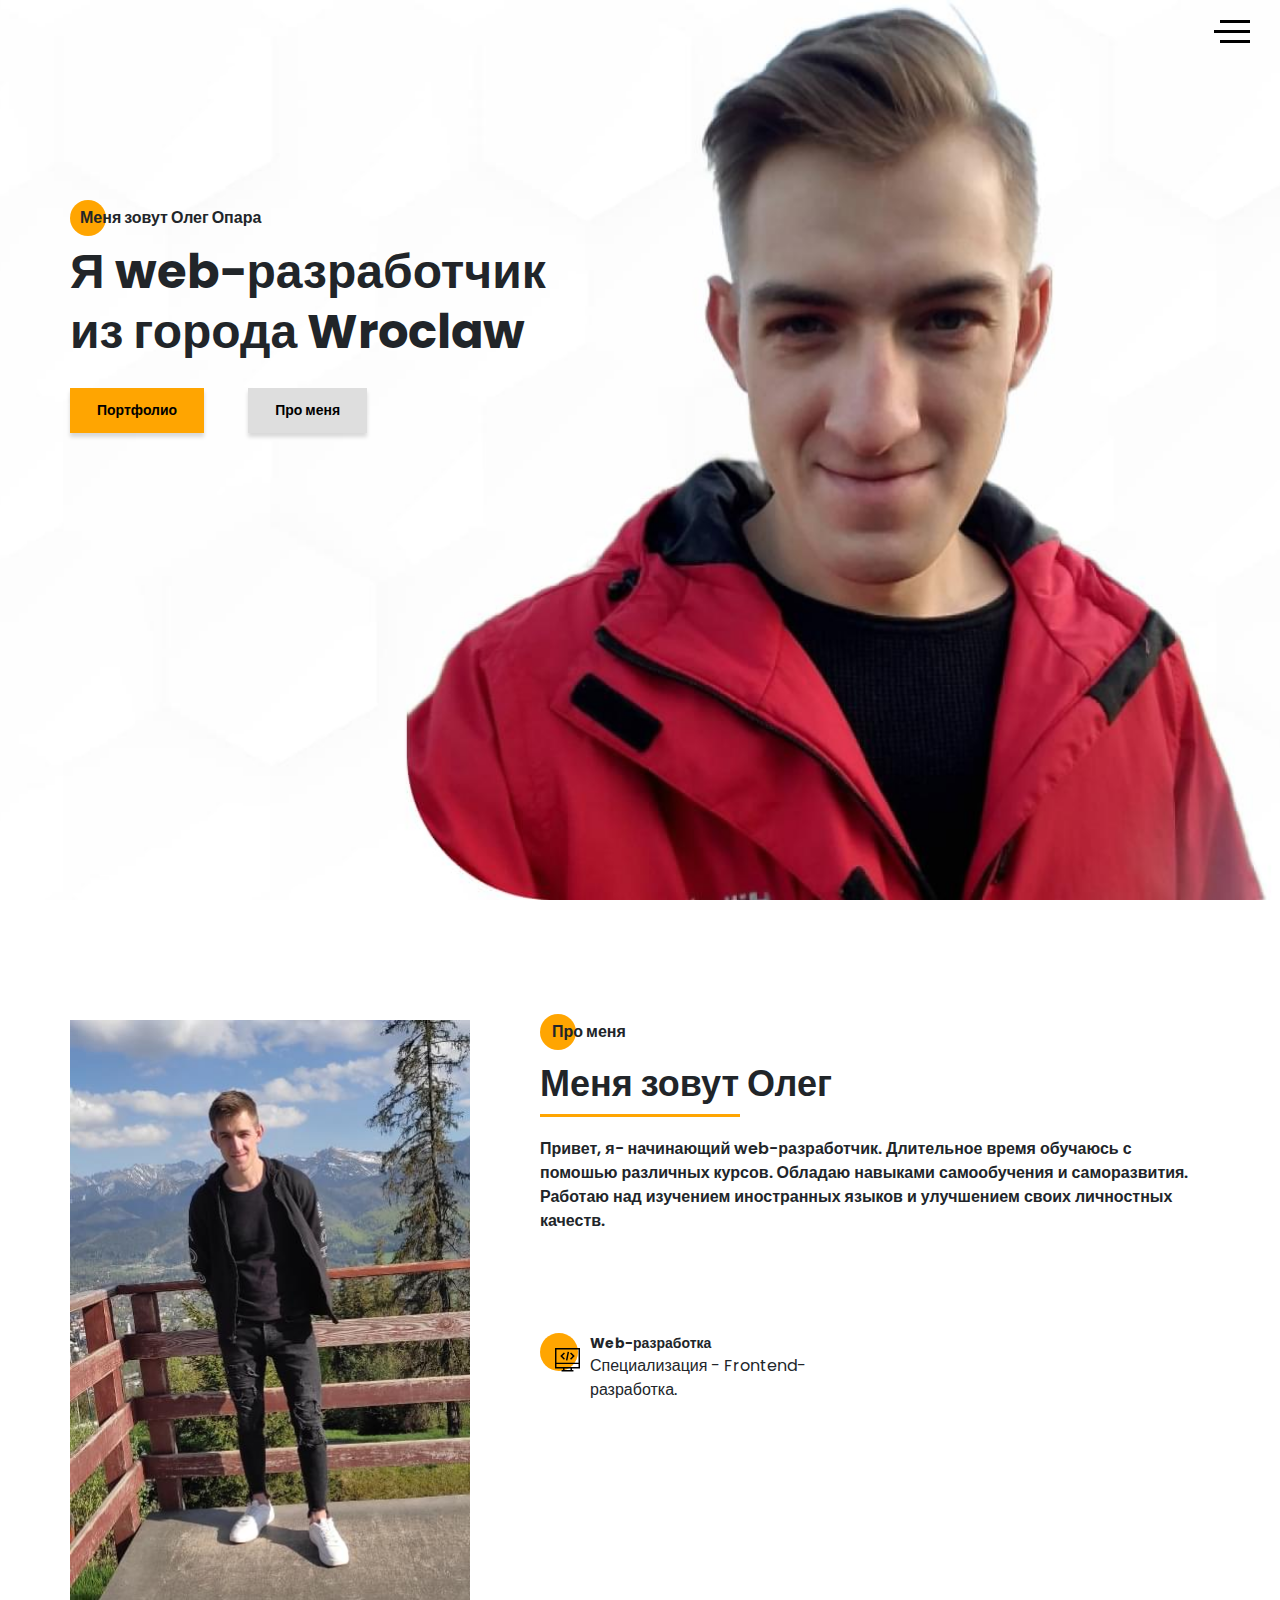
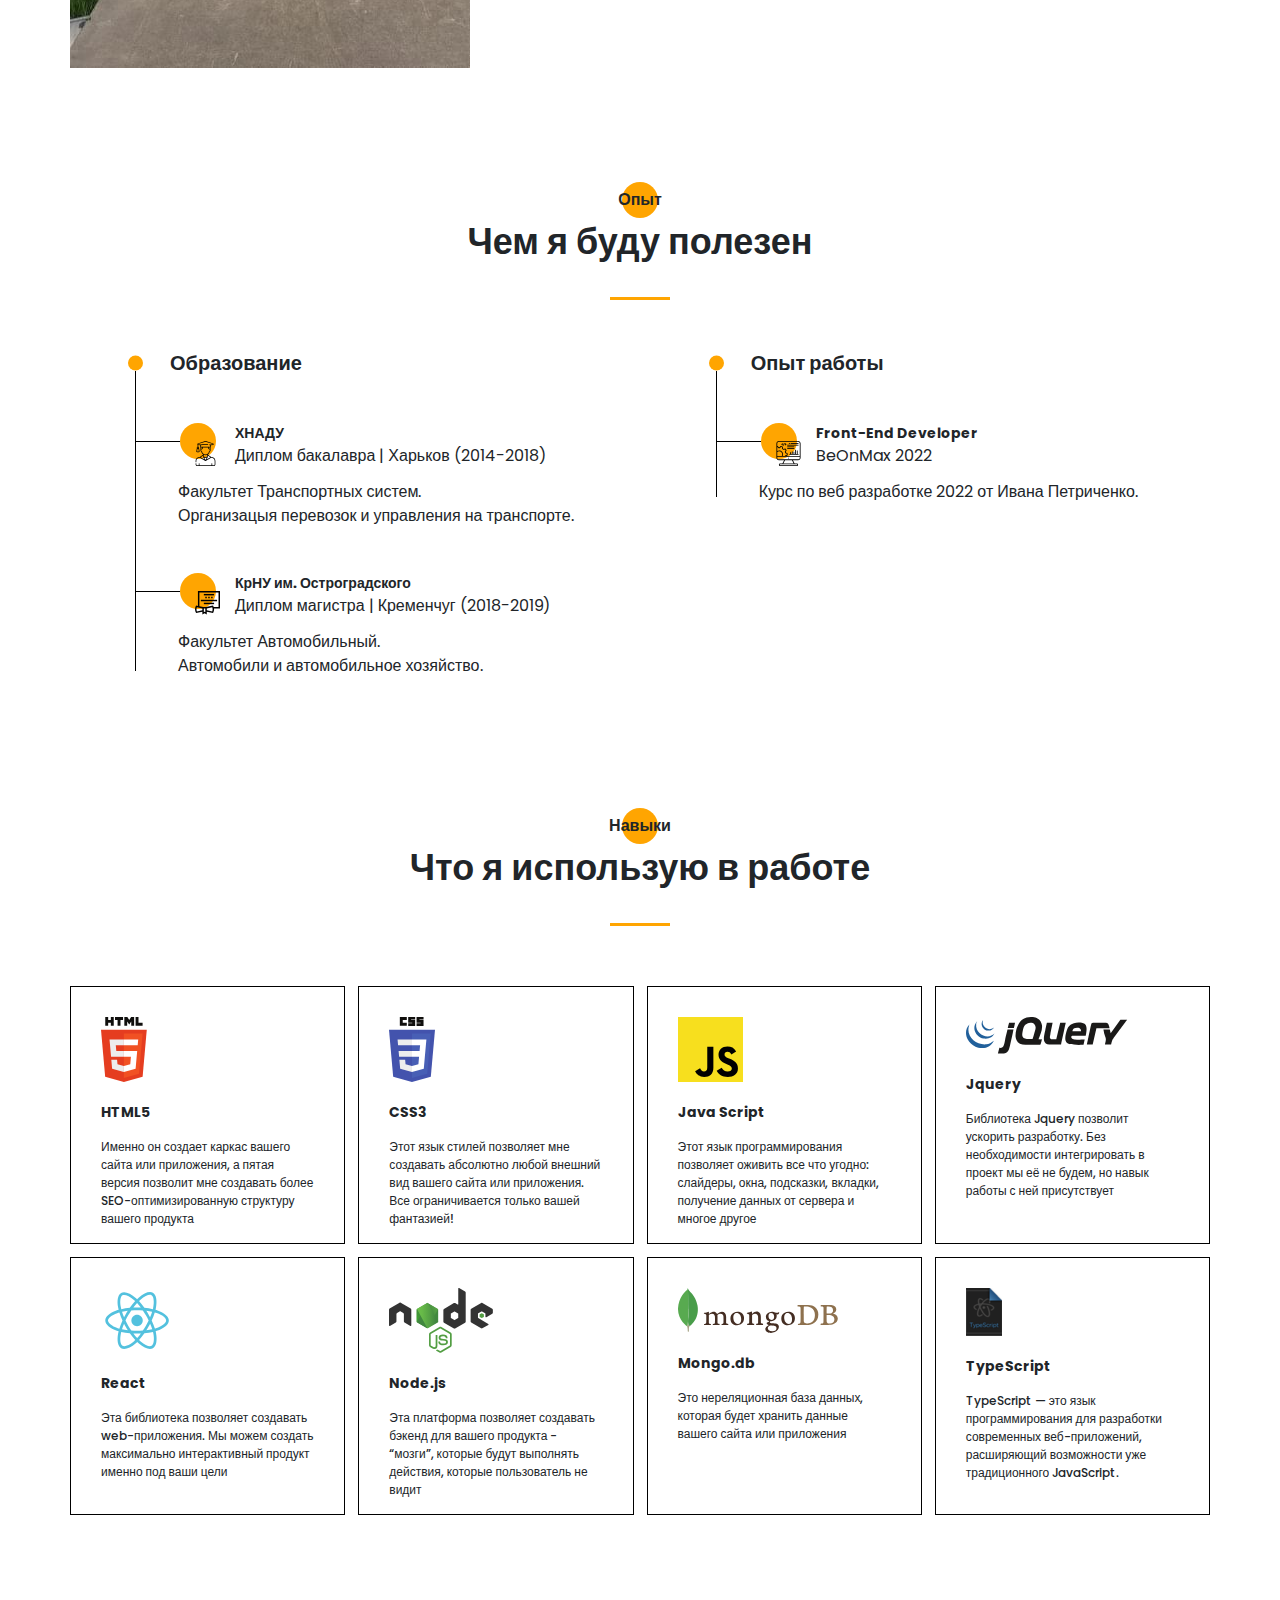
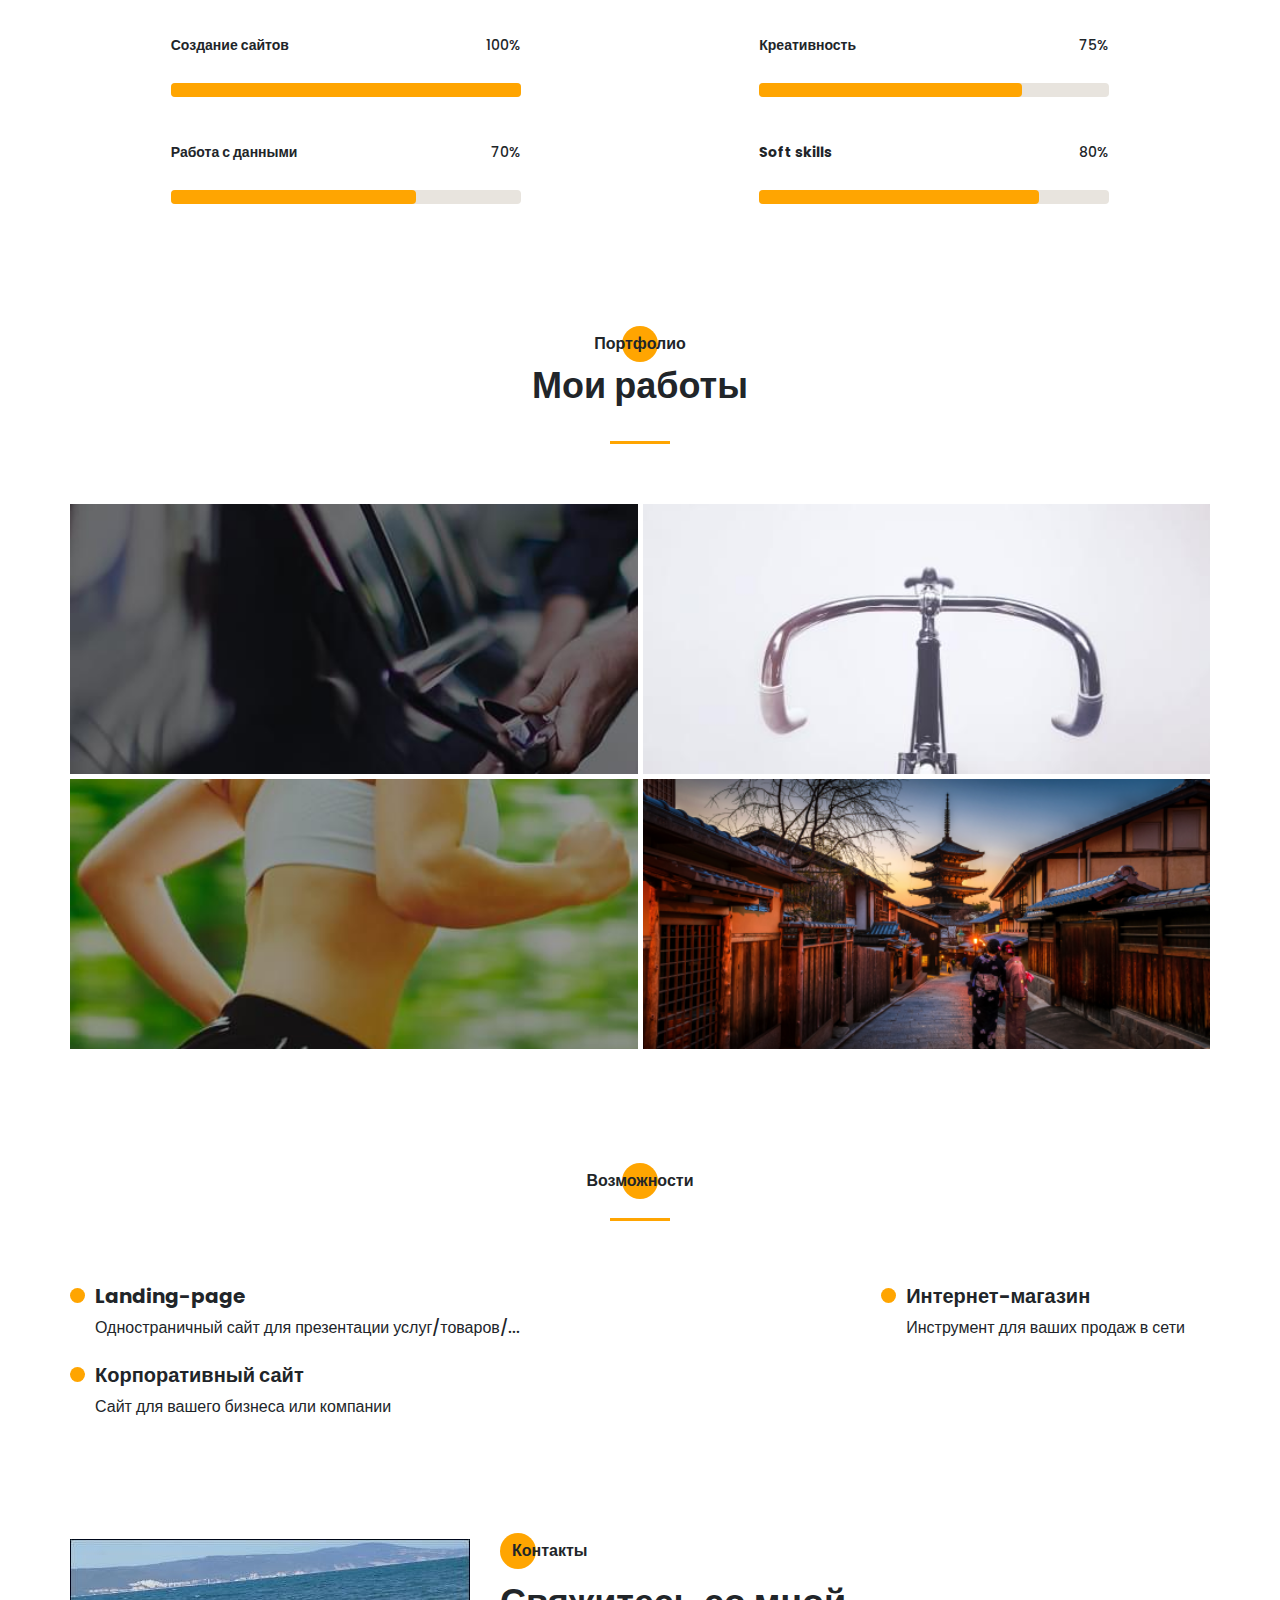
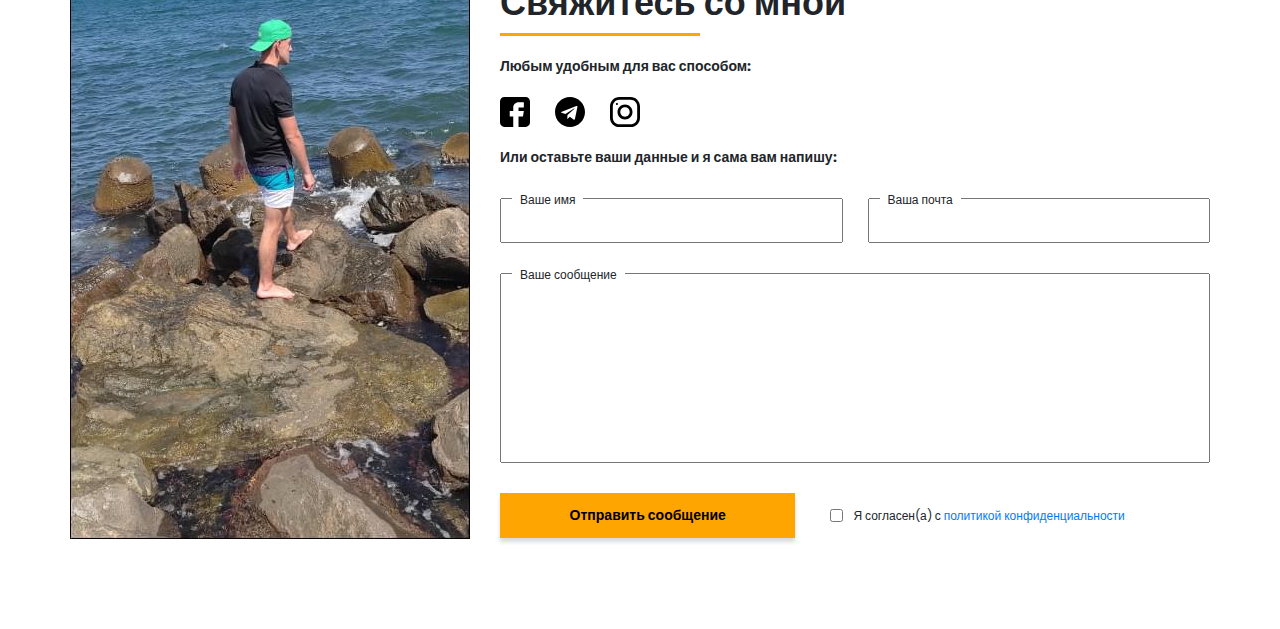
<file: index.html>
<!DOCTYPE html><html lang="ru"><head><meta charset="UTF-8"><meta name="viewport" content="width=device-width,initial-scale=1"><meta http-equiv="X-UA-Compatible" content="ie=edge"><title>Portfolio</title><meta name="title" content="Мое портфолио"><meta name="description" content="Здесь вы сможете ознакомиться с моими работами и узнать больше обо мне"><!-- Open Graph / Facebook --><meta property="og:type" content="website"><meta property="og:url" content="https://metatags.io/"><meta property="og:title" content="Мое портфолио"><meta property="og:description" content="Здесь вы сможете ознакомиться с моими работами и узнать больше обо мне"><meta property="og:image" content="https://metatags.io/assets/meta-tags-16a33a6a8531e519cc0936fbba0ad904e52d35f34a46c97a2c9f6f7dd7d336f2.png"><!-- Twitter --><meta property="twitter:card" content="summary_large_image"><meta property="twitter:url" content="https://metatags.io/"><meta property="twitter:title" content="Мое портфолио"><meta property="twitter:description" content="Здесь вы сможете ознакомиться с моими работами и узнать больше обо мне"><meta property="twitter:image" content="https://metatags.io/assets/meta-tags-16a33a6a8531e519cc0936fbba0ad904e52d35f34a46c97a2c9f6f7dd7d336f2.png"><!-- Favicon  --><link rel="apple-touch-icon" sizes="180x180" href="icons/favicon/apple-touch-icon.png"><link rel="icon" type="image/png" sizes="32x32" href="icons/favicon/favicon-32x32.png"><link rel="icon" type="image/png" sizes="16x16" href="icons/favicon/favicon-16x16.png"><link rel="manifest" href="icons/favicon/site.webmanifest"><meta name="msapplication-TileColor" content="#da532c"><meta name="theme-color" content="#ffffff"><link rel="stylesheet" href="css/style.min.css"></head><body><aside class="sidepanel"><a href="#!" class="sidepanel__link"><svg width="20" height="20" viewBox="0 0 20 20" fill="none" xmlns="http://www.w3.org/2000/svg"><path d="M-7.46167e-07 2.92969L-1.28061e-07 17.0703C-5.74539e-08 18.6856 1.31439 20 2.92969 20L17.0703 20C18.6856 20 20 18.6856 20 17.0703L20 11.1719L12.9297 11.1719L12.9297 13.5156L9.41406 13.5156L9.41406 11.1719L7.03125 11.1719C5.09262 11.1719 3.51562 9.59488 3.51562 7.65625L3.51562 4.10156L7.03125 4.10156L7.03125 7.65625L9.41406 7.65625L9.41406 4.10156L12.9297 4.6875L12.9297 7.65625L20 7.65625L20 2.92969C20 1.31439 18.6856 -8.16774e-07 17.0703 -7.46167e-07L2.92969 -1.28061e-07C1.31439 -5.74539e-08 -8.16774e-07 1.31439 -7.46167e-07 2.92969Z" fill="black"/></svg> </a><a href="#!" class="sidepanel__link"><svg width="20" height="20" viewBox="0 0 20 20" fill="none" xmlns="http://www.w3.org/2000/svg"><path d="M-6.01032e-07 6.25L-2.73196e-07 13.75C-1.22337e-07 17.2012 2.79875 20 6.25 20L13.75 20C17.2013 20 20 17.2012 20 13.75L20 6.25C20 2.79875 17.2012 -7.51891e-07 13.75 -6.01032e-07L6.25 -2.73196e-07C2.79875 -1.22337e-07 -7.51891e-07 2.79875 -6.01032e-07 6.25ZM13.75 1.875C16.1625 1.875 18.125 3.8375 18.125 6.25L18.125 13.75C18.125 16.1625 16.1625 18.125 13.75 18.125L6.25 18.125C3.8375 18.125 1.875 16.1625 1.875 13.75L1.875 6.25C1.875 3.8375 3.8375 1.875 6.25 1.875L13.75 1.875Z" fill="black"/><path d="M5 10C5 12.7612 7.23875 15 10 15C12.7613 15 15 12.7612 15 10C15 7.23875 12.7612 5 10 5C7.23875 5 5 7.23875 5 10ZM13.125 10C13.125 11.7225 11.7225 13.125 10 13.125C8.27625 13.125 6.875 11.7225 6.875 10C6.875 8.2775 8.27625 6.875 10 6.875C11.7225 6.875 13.125 8.2775 13.125 10Z" fill="black"/><path d="M5.29123 4.625C5.29123 4.25704 4.99295 3.95875 4.62499 3.95875C4.25703 3.95875 3.95874 4.25704 3.95874 4.625C3.95874 4.99296 4.25703 5.29125 4.62499 5.29125C4.99295 5.29125 5.29123 4.99296 5.29123 4.625Z" fill="black"/></svg> </a><a href="#!" class="sidepanel__link"><svg width="19" height="20" viewBox="0 0 19 20" fill="none" xmlns="http://www.w3.org/2000/svg"><path d="M-4.37114e-07 9.99951C-1.95608e-07 15.5245 4.36167 19.9995 9.74107 19.9995C14.0457 19.9995 17.6962 17.1345 18.9832 13.162C19.0749 12.662 18.7734 12.4787 18.5148 12.4787C18.2835 12.4787 17.6706 12.487 16.8585 12.4912C17.4459 15.2728 15.5517 15.8595 15.5517 15.8595C14.4274 16.3145 14.1267 16.972 14.1267 16.972C13.5228 17.8778 13.5352 16.902 13.5352 16.902C13.603 15.8978 14.5389 15.3703 14.5389 15.3703C16.0283 14.4787 15.5979 13.0295 15.3493 12.4578C14.719 12.3678 14.2903 12.1103 14.0466 11.8245C13.8029 14.0453 12.9652 16.3795 9.23304 16.3795C8.16988 16.3795 7.30085 15.992 6.61933 15.3503C6.37316 15.4628 5.3827 15.8003 4.04116 15.2628C4.04116 15.2628 3.78012 14.4253 5.03988 12.5128C4.82345 11.7128 4.71606 10.8628 4.7111 10.0128C4.71606 9.16284 4.82345 8.31285 5.03988 7.51284C3.78012 5.61285 4.04116 4.77535 4.04116 4.77535C5.3827 4.23785 6.37316 4.57534 6.61933 4.67535C7.30085 4.03785 8.16988 3.65035 9.23304 3.65035C12.9752 3.65035 13.7987 5.98784 14.0383 8.21284C14.3307 7.86284 14.928 7.53784 15.8408 7.53784C17.1444 7.53784 18.1918 7.55034 18.5082 7.55034C18.7635 7.55034 19.0683 7.37534 18.9708 6.86284C17.692 2.86201 14.0391 -0.000488895 9.74107 -0.000488707C4.36167 -0.000488472 -6.7851e-07 4.47701 -4.37114e-07 9.99951Z" fill="#212121"/></svg></a><div class="sidepanel__divider"></div><div class="sidepanel__text"><span>Социальные сети</span></div></aside><div class="menu"><div class="menu__block"><div class="menu__close"><svg width="29" height="30" viewBox="0 0 29 30" fill="none" xmlns="http://www.w3.org/2000/svg"><path d="M17.1568 14.5231L28.4489 3.23075C29.1837 2.49623 29.1837 1.30861 28.4489 0.574085C27.7144 -0.160437 26.5267 -0.160437 25.7922 0.574085L14.4998 11.8665L3.20781 0.574085C2.47295 -0.160437 1.28567 -0.160437 0.551149 0.574085C-0.183717 1.30861 -0.183717 2.49623 0.551149 3.23075L11.8432 14.5231L0.551149 25.8155C-0.183717 26.55 -0.183717 27.7376 0.551149 28.4721C0.917206 28.8385 1.39852 29.0226 1.87948 29.0226C2.36045 29.0226 2.84141 28.8385 3.20781 28.4721L14.4998 17.1798L25.7922 28.4721C26.1586 28.8385 26.6396 29.0226 27.1205 29.0226C27.6015 29.0226 28.0825 28.8385 28.4489 28.4721C29.1837 27.7376 29.1837 26.55 28.4489 25.8155L17.1568 14.5231Z" fill="black"/></svg></div><nav><ul class="menu__list"><li class="menu__link"><a href="#about">ПРО МЕНЯ</a></li><li class="menu__link"><a href="#resume">МОЙ ОПЫТ</a></li><li class="menu__link"><a href="#skill">МОИ НАВЫКИ</a></li><li class="menu__link"><a href="#portfolio">МОИ РАБОТЫ</a></li><li class="menu__link"><a href="#scope">МОИ ВОЗМОЖНОСТИ</a></li><li class="menu__link"><a href="#contacts">КОНТАКТЫ</a></li></ul></nav><div class="menu__social"><a href="#"><svg width="20" height="20" viewBox="0 0 20 20" fill="none" xmlns="http://www.w3.org/2000/svg"><path d="M17.0698 0L2.9292 0C1.3139 0 -0.000488281 1.31439 -0.000488281 2.92969L-0.000488281 17.0703C-0.000488281 18.6856 1.3139 20 2.9292 20L8.82764 20L8.82764 12.9297L6.48389 12.9297L6.48389 9.41406L8.82764 9.41406L8.82764 7.03125C8.82764 5.09262 10.4046 3.51563 12.3433 3.51563L15.8979 3.51563L15.8979 7.03125L12.3433 7.03125L12.3433 9.41406L15.8979 9.41406L15.312 12.9297L12.3433 12.9297L12.3433 20L17.0698 20C18.6851 20 19.9995 18.6856 19.9995 17.0703L19.9995 2.92969C19.9995 1.31439 18.6851 0 17.0698 0Z" fill="black"/></svg> </a><a href="#"><svg width="20" height="19" viewBox="0 0 20 19" fill="none" xmlns="http://www.w3.org/2000/svg"><path d="M10 0C4.475 0 0 4.36167 0 9.74107C0 14.0457 2.865 17.6962 6.8375 18.9832C7.3375 19.0749 7.52083 18.7734 7.52083 18.5148C7.52083 18.2835 7.5125 17.6706 7.50833 16.8585C4.72667 17.4459 4.14 15.5517 4.14 15.5517C3.685 14.4274 3.0275 14.1267 3.0275 14.1267C2.12167 13.5228 3.0975 13.5352 3.0975 13.5352C4.10167 13.603 4.62917 14.5389 4.62917 14.5389C5.52083 16.0283 6.97 15.5979 7.54167 15.3493C7.63167 14.719 7.88917 14.2903 8.175 14.0466C5.95417 13.8029 3.62 12.9652 3.62 9.23304C3.62 8.16988 4.0075 7.30085 4.64917 6.61934C4.53667 6.37316 4.19917 5.3827 4.73667 4.04116C4.73667 4.04116 5.57417 3.78012 7.48667 5.03988C8.28667 4.82345 9.13667 4.71606 9.98667 4.7111C10.8367 4.71606 11.6867 4.82345 12.4867 5.03988C14.3867 3.78012 15.2242 4.04116 15.2242 4.04116C15.7617 5.3827 15.4242 6.37316 15.3242 6.61934C15.9617 7.30085 16.3492 8.16988 16.3492 9.23304C16.3492 12.9752 14.0117 13.7987 11.7867 14.0383C12.1367 14.3307 12.4617 14.928 12.4617 15.8408C12.4617 17.1444 12.4492 18.1918 12.4492 18.5082C12.4492 18.7635 12.6242 19.0683 13.1367 18.9708C17.1375 17.692 20 14.0391 20 9.74107C20 4.36167 15.5225 0 10 0Z" fill="#212121"/></svg> </a><a href="#"><svg width="20" height="20" viewBox="0 0 20 20" fill="none" xmlns="http://www.w3.org/2000/svg"><path d="M13.7495 0L6.24951 0C2.79826 0 -0.000488281 2.79875 -0.000488281 6.25L-0.000488281 13.75C-0.000488281 17.2012 2.79826 20 6.24951 20L13.7495 20C17.2008 20 19.9995 17.2012 19.9995 13.75L19.9995 6.25C19.9995 2.79875 17.2008 0 13.7495 0ZM18.1245 13.75C18.1245 16.1625 16.162 18.125 13.7495 18.125L6.24951 18.125C3.83701 18.125 1.87451 16.1625 1.87451 13.75L1.87451 6.25C1.87451 3.8375 3.83701 1.875 6.24951 1.875L13.7495 1.875C16.162 1.875 18.1245 3.8375 18.1245 6.25L18.1245 13.75Z" fill="black"/><path d="M9.99951 5C7.23826 5 4.99951 7.23875 4.99951 10C4.99951 12.7613 7.23826 15 9.99951 15C12.7608 15 14.9995 12.7613 14.9995 10C14.9995 7.23875 12.7608 5 9.99951 5ZM9.99951 13.125C8.27701 13.125 6.87451 11.7225 6.87451 10C6.87451 8.27625 8.27701 6.875 9.99951 6.875C11.722 6.875 13.1245 8.27625 13.1245 10C13.1245 11.7225 11.722 13.125 9.99951 13.125Z" fill="black"/><path d="M15.3745 5.29123C15.7425 5.29123 16.0408 4.99295 16.0408 4.62499C16.0408 4.25703 15.7425 3.95874 15.3745 3.95874C15.0065 3.95874 14.7083 4.25703 14.7083 4.62499C14.7083 4.99295 15.0065 5.29123 15.3745 5.29123Z" fill="black"/></svg></a></div></div><div class="menu__overlay"></div></div><section class="promo"><div class="hamburger"><span></span> <span class="long"></span> <span></span></div><div class="container"><div class="promo__body"><h3 class="title title_fz16 promo__subtitle">Меня зовут Олег Опара</h3><h1 class="title title_fz48 promo__title">Я web-разработчик<br>из города Wroclaw</h1><div class="promo__btns"><a href="#" class="promo__link btn">Портфолио</a> <a href="#" class="promo__link btn btn_trans">Про меня</a></div></div></div></section><section id="about" class="about"><div class="container"><div class="about__body"><div class="about__image"><img src="img/about.jpg" alt="about"></div><div class="about__content"><h2 class="about__title title title_fz16">Про меня</h2><div class="about__subtitle title title_fz36">Меня зовут Олег</div><span class="about__divider divider"></span><div class="about__text">Привет, я- начинающий web-разработчик. Длительное время обучаюсь с помошью различных курсов. Обладаю навыками самообучения и саморазвития. Работаю над изучением иностранных языков и улучшением своих личностных качеств.</div><div class="about__items"><div class="about__item item-about"><div class="item-about__ico"><img src="icons/about_me/web_development.svg" alt="web_development"></div><div class="item-about__content"><div class="item-about__label title title_fz14">Web-разработка</div><div class="item-about__descr">Специализация - Frontend-разработка.</div></div></div></div></div></div></div></section><section id="resume" class="resume"><div class="container"><h2 class="title title_fz16 title__section-title">Опыт</h2><div class="title title_fz36 title__section-subtitle">Чем я буду полезен</div><span class="divider"></span><div class="resume__wrapper"><div class="resume__column"><h3 class="title title_fz20 resume__column-title">Образование</h3><ul><li><div class="resume__item"><div class="resume__item-head"><div class="resume__item-icon"><img src="icons/experience/university.svg" alt="university"></div><h4 class="title title_fz14">ХНАДУ</h4><div class="resume__item-location">Диплом бакалавра | Харьков (2014-2018)</div></div><div class="resume__item-body">Факультет Транспортных систем.<br>Организацыя перевозок и управления на транспорте.</div></div></li><li><div class="resume__item"><div class="resume__item-head"><div class="resume__item-icon"><img src="icons/experience/courses.svg" alt="courses"></div><h4 class="title title_fz14">КрНУ им. Остроградского</h4><div class="resume__item-location">Диплом магистра | Кременчуг (2018-2019)</div></div><div class="resume__item-body">Факультет Автомобильный.<br>Автомобили и автомобильное хозяйство.</div></div></li></ul></div><div class="resume__column"><h3 class="title title_fz20 resume__column-title">Опыт работы</h3><ul><li><div class="resume__item"><div class="resume__item-head"><div class="resume__item-icon"><img src="icons/experience/developer.svg" alt="developer"></div><h4 class="title title_fz14">Front-End Developer</h4><div class="resume__item-location">BeOnMax 2022</div></div><div class="resume__item-body">Курс по веб разработке 2022 от Ивана Петриченко.</div></div></li></ul></div></div></div></section><section id="skill" class="skill"><div class="container"><h2 class="title title_fz16 title__section-title">Навыки</h2><div class="title title_fz36 title__section-subtitle">Что я использую в работе</div><span class="divider"></span><div class="skill__wrapper"><div class="skill__column column-skill"><div class="column-skill__icon"><img src="icons/skills/html5.svg" alt="html5"></div><div class="column-skill__title title title_fz14">HTML5</div><div class="column-skill__text">Именно он создает каркас вашего сайта или приложения, а пятая версия позволит мне создавать более SEO-оптимизированную структуру вашего продукта</div></div><div class="skill__column column-skill"><div class="column-skill__icon"><img src="icons/skills/css3.svg" alt="css3"></div><div class="column-skill__title title title_fz14">CSS3</div><div class="column-skill__text">Этот язык стилей позволяет мне создавать абсолютно любой внешний вид вашего сайта или приложения. Все ограничивается только вашей фантазией!</div></div><div class="skill__column column-skill"><div class="column-skill__icon"><img src="icons/skills/js.svg" alt="js"></div><div class="column-skill__title title title_fz14">Java Script</div><div class="column-skill__text">Этот язык программирования позволяет оживить все что угодно: слайдеры, окна, подсказки, вкладки, получение данных от сервера и многое другое</div></div><div class="skill__column column-skill"><div class="column-skill__icon"><img src="icons/skills/jquery.svg" alt="jquery"></div><div class="column-skill__title title title_fz14">Jquery</div><div class="column-skill__text">Библиотека Jquery позволит ускорить разработку. Без необходимости интегрировать в проект мы её не будем, но навык работы с ней присутствует</div></div><div class="skill__column column-skill"><div class="column-skill__icon"><img src="icons/skills/react.svg" alt="react"></div><div class="column-skill__title title title_fz14">React</div><div class="column-skill__text">Эта библиотека позволяет создавать web-приложения. Мы можем создать максимально интерактивный продукт именно под ваши цели</div></div><div class="skill__column column-skill"><div class="column-skill__icon"><img src="icons/skills/node.js.svg" alt="node"></div><div class="column-skill__title title title_fz14">Node.js</div><div class="column-skill__text">Эта платформа позволяет создавать бэкенд для вашего продукта - “мозги”, которые будут выполнять действия, которые пользователь не видит</div></div><div class="skill__column column-skill"><div class="column-skill__icon"><img src="icons/skills/mongo.db.svg" alt="mongo"></div><div class="column-skill__title title title_fz14">Mongo.db</div><div class="column-skill__text">Это нереляционная база данных, которая будет хранить данные вашего сайта или приложения</div></div><div class="skill__column column-skill"><div class="column-skill__icon"><img src="icons/skills/typescript.png" alt="typescript"></div><div class="column-skill__title title title_fz14">TypeScript</div><div class="column-skill__text">TypeScript — это язык программирования для разработки современных веб-приложений, расширяющий возможности уже традиционного JavaScript.</div></div></div><div class="skill__progress progress-skill"><div class="progress-skill__column"><div class="progress-skill__head"><div class="progress-skill__title title title_fz14">Создание сайтов</div><div class="progress-skill__number">100%</div></div><div class="progress-skill__scale"><div class="progress-skill__proc"></div></div></div><div class="progress-skill__column"><div class="progress-skill__head"><div class="progress-skill__title title title_fz14">Креативность</div><div class="progress-skill__number">75%</div></div><div class="progress-skill__scale"><div class="progress-skill__proc"></div></div></div><div class="progress-skill__column"><div class="progress-skill__head"><div class="progress-skill__title title title_fz14">Работа с данными</div><div class="progress-skill__number">70%</div></div><div class="progress-skill__scale"><div class="progress-skill__proc"></div></div></div><div class="progress-skill__column"><div class="progress-skill__head"><div class="progress-skill__title title title_fz14">Soft skills</div><div class="progress-skill__number">80%</div></div><div class="progress-skill__scale"><div class="progress-skill__proc"></div></div></div></div></div></section><section id="portfolio" class="portfolio"><div class="container"><h2 class="title title_fz16 title__section-title">Портфолио</h2><div class="title title_fz36 title__section-subtitle">Мои работы</div><span class="divider"></span><div class="portfolio__wrapper"><a href="/uber" class="portfolio__item"><img src="img/works/uber.jpg" alt="uber"> </a><a href="/bike" class="portfolio__item"><img src="img/works/bike.jpg" alt="bike"> </a><a href="/pulse" class="portfolio__item"><img src="img/works/pulse.jpg" alt="pulse"> </a><a href="/travels" class="portfolio__item"><img src="img/works/travels.png" alt="travels"></a></div></div></section><section id="scope" class="scope"><div class="container"><h2 class="title title_fz16 title__section-title">Возможности</h2><span class="divider"></span><div class="scope__wrapper"><div class="scope__item item-scope"><div class="item-scope__title title title_fz20">Landing-page</div><div class="item-scope__descr">Одностраничный сайт для презентации услуг/товаров/...</div></div><div class="scope__item item-scope"><div class="item-scope__title title title_fz20">Интернет-магазин</div><div class="item-scope__descr">Инструмент для ваших продаж в сети</div></div><div class="scope__item item-scope"><div class="item-scope__title title title_fz20">Корпоративный сайт</div><div class="item-scope__descr">Сайт для вашего бизнеса или компании</div></div></div></div></section><section id="contacts" class="contacts"><div class="container"><div class="contacts__wrapper"><div class="contacts__image"><img src="img/photo_2.jpg" alt="photo_2"></div><div class="contacts__content"><h2 class="contacts__title title title_fz16">Контакты</h2><div class="contacts__subtitle title title_fz36">Свяжитесь со мной</div><span class="divider"></span><div class="contacts__text">Любым удобным для вас способом:</div><div class="contacts__social"><a href="#" class="contacts__link"><svg width="30" height="30" viewBox="0 0 30 30" fill="none" xmlns="http://www.w3.org/2000/svg"><path d="M25.6054 0L4.3945 0C1.97156 0 -3.05176e-05 1.97159 -3.05176e-05 4.39453L-3.05176e-05 25.6055C-3.05176e-05 28.0284 1.97156 30 4.3945 30L13.2422 30L13.2422 19.3945L9.72653 19.3945L9.72653 14.1211H13.2422V10.5469C13.2422 7.63893 15.6077 5.27344 18.5156 5.27344L23.8476 5.27344V10.5469H18.5156L18.5156 14.1211H23.8476L22.9687 19.3945H18.5156V30H25.6054C28.0284 30 30 28.0284 30 25.6055L30 4.39453C30 1.97159 28.0284 0 25.6054 0Z" fill="black"/></svg> </a><a href="#" class="contacts__link"><svg width="30" height="30" viewBox="0 0 30 30" fill="none" xmlns="http://www.w3.org/2000/svg"><path d="M15 30C23.2863 30 30 23.2863 30 15C30 6.71375 23.2863 0 15 0C6.71375 0 0 6.71375 0 15C0 23.2863 6.71375 30 15 30ZM6.86375 14.675L21.3263 9.09875C21.9975 8.85625 22.5837 9.2625 22.3662 10.2775L22.3675 10.2762L19.905 21.8775C19.7225 22.7 19.2337 22.9 18.55 22.5125L14.8 19.7487L12.9912 21.4913C12.7912 21.6913 12.6225 21.86 12.235 21.86L12.5013 18.0438L19.4513 11.765C19.7537 11.4987 19.3837 11.3488 18.985 11.6138L10.3963 17.0212L6.69375 15.8663C5.89 15.6112 5.8725 15.0625 6.86375 14.675Z" fill="black"/></svg> </a><a href="#" class="contacts__link"><svg width="30" height="30" viewBox="0 0 30 30" fill="none" xmlns="http://www.w3.org/2000/svg"><path d="M-9.01547e-07 9.375L-4.09794e-07 20.625C-1.83506e-07 25.8019 4.19812 30 9.375 30L20.625 30C25.8019 30 30 25.8019 30 20.625L30 9.375C30 4.19813 25.8019 7.79513e-07 20.625 1.0058e-06L9.375 1.49755e-06C4.19812 1.72384e-06 -1.12784e-06 4.19813 -9.01547e-07 9.375ZM20.625 2.8125C24.2437 2.8125 27.1875 5.75625 27.1875 9.375L27.1875 20.625C27.1875 24.2437 24.2437 27.1875 20.625 27.1875L9.375 27.1875C5.75625 27.1875 2.8125 24.2437 2.8125 20.625L2.8125 9.375C2.8125 5.75625 5.75625 2.8125 9.375 2.8125L20.625 2.8125Z" fill="black"/><path d="M7.5 15C7.5 19.1419 10.8581 22.5 15 22.5C19.1419 22.5 22.5 19.1419 22.5 15C22.5 10.8581 19.1419 7.5 15 7.5C10.8581 7.5 7.5 10.8581 7.5 15ZM19.6875 15C19.6875 17.5837 17.5837 19.6875 15 19.6875C12.4144 19.6875 10.3125 17.5838 10.3125 15C10.3125 12.4163 12.4144 10.3125 15 10.3125C17.5837 10.3125 19.6875 12.4162 19.6875 15Z" fill="black"/><path d="M7.93685 6.93715C7.93685 6.38521 7.48942 5.93777 6.93748 5.93777C6.38554 5.93777 5.93811 6.38521 5.93811 6.93715C5.93811 7.48909 6.38554 7.93652 6.93748 7.93652C7.48942 7.93652 7.93685 7.48909 7.93685 6.93715Z" fill="black"/></svg></a></div><div class="contacts__text">Или оставьте ваши данные и я сама вам напишу:</div><form class="contacts__form"><div class="contacts__input"><input required name="name" id="name" type="text"> <label for="name">Ваше имя</label></div><div class="contacts__input"><input required name="email" id="email" type="email"> <label for="email">Ваша почта</label></div><div class="contacts__textarea"><textarea name="text" id="text"></textarea> <label for="text">Ваше сообщение</label></div><div class="contacts__trigers"><button class="contacts__btn btn">Отправить сообщение</button><div class="contacts__policy"><input required type="checkbox"> <span>Я согласен(а) с <a href="/policy.html">политикой конфиденциальности</a></span></div></div></form></div></div></div></section><script src="js/script.js"></script></body></html>
</file>
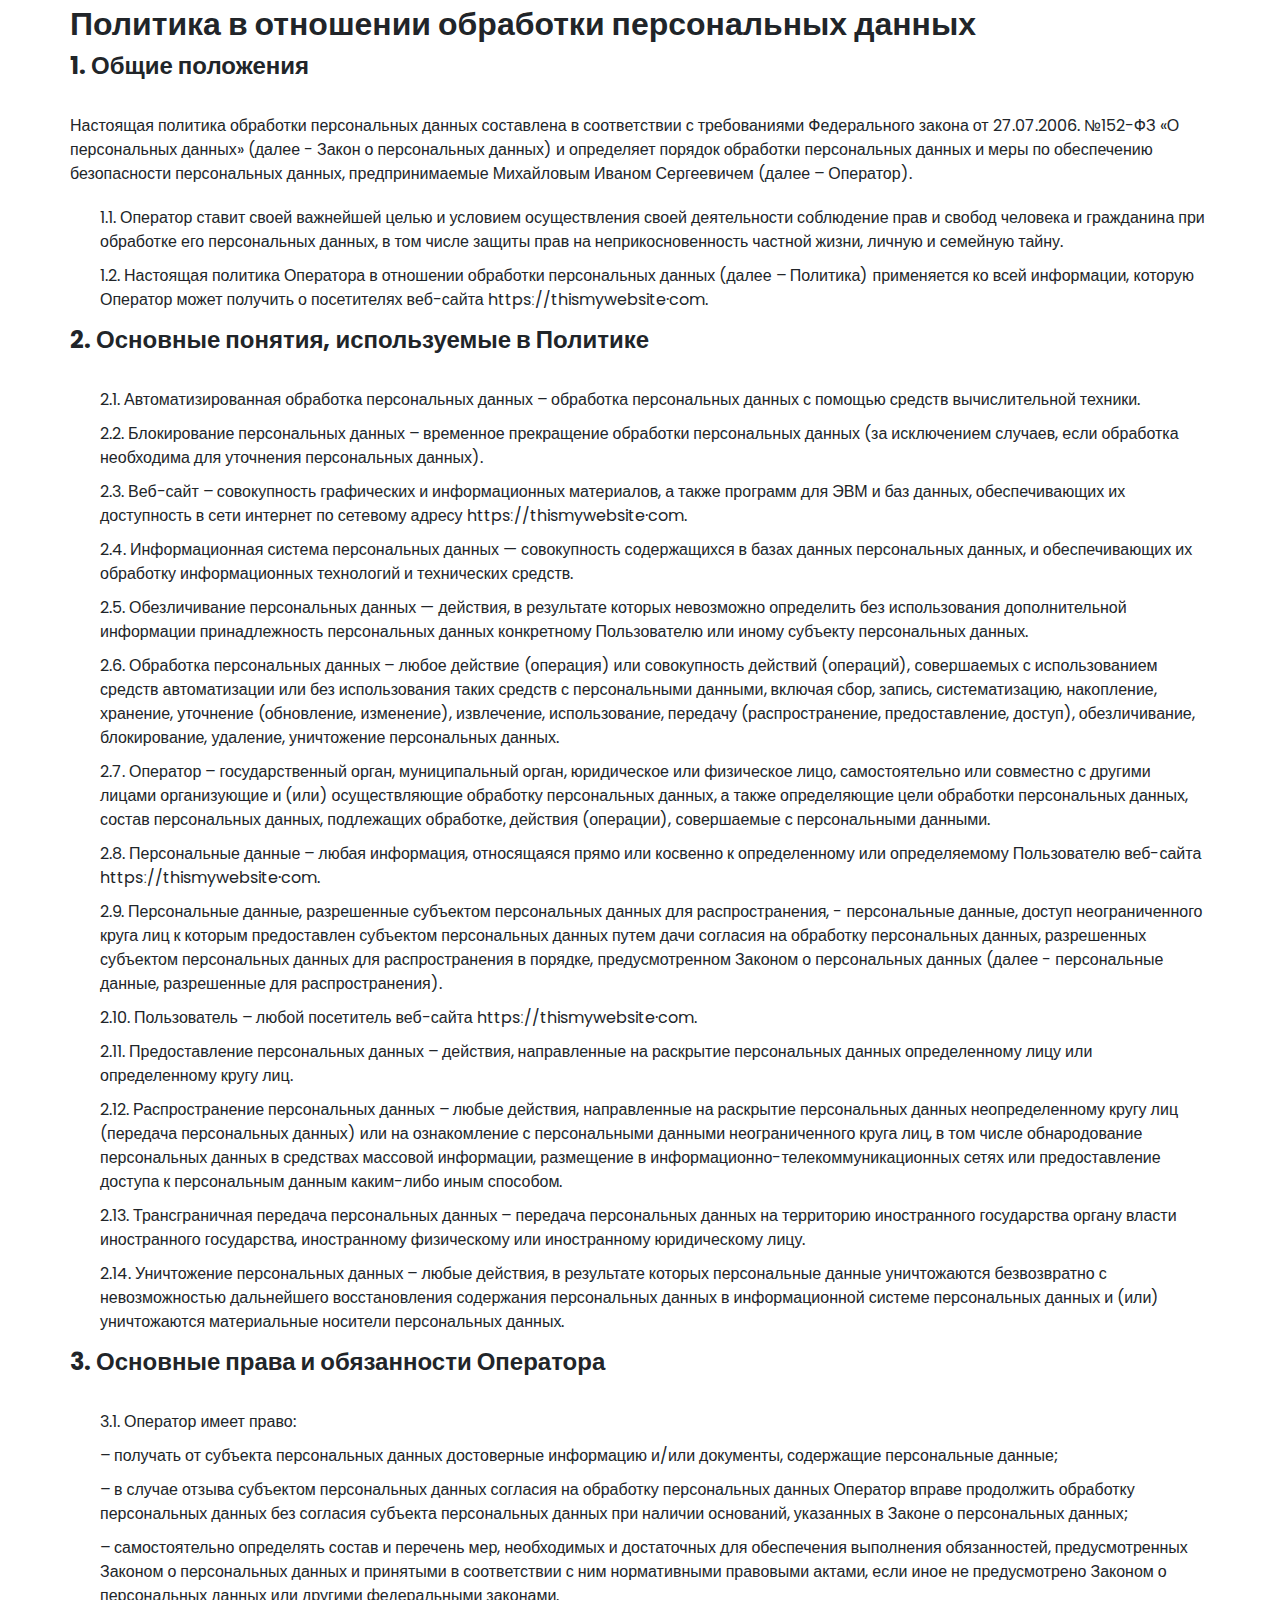
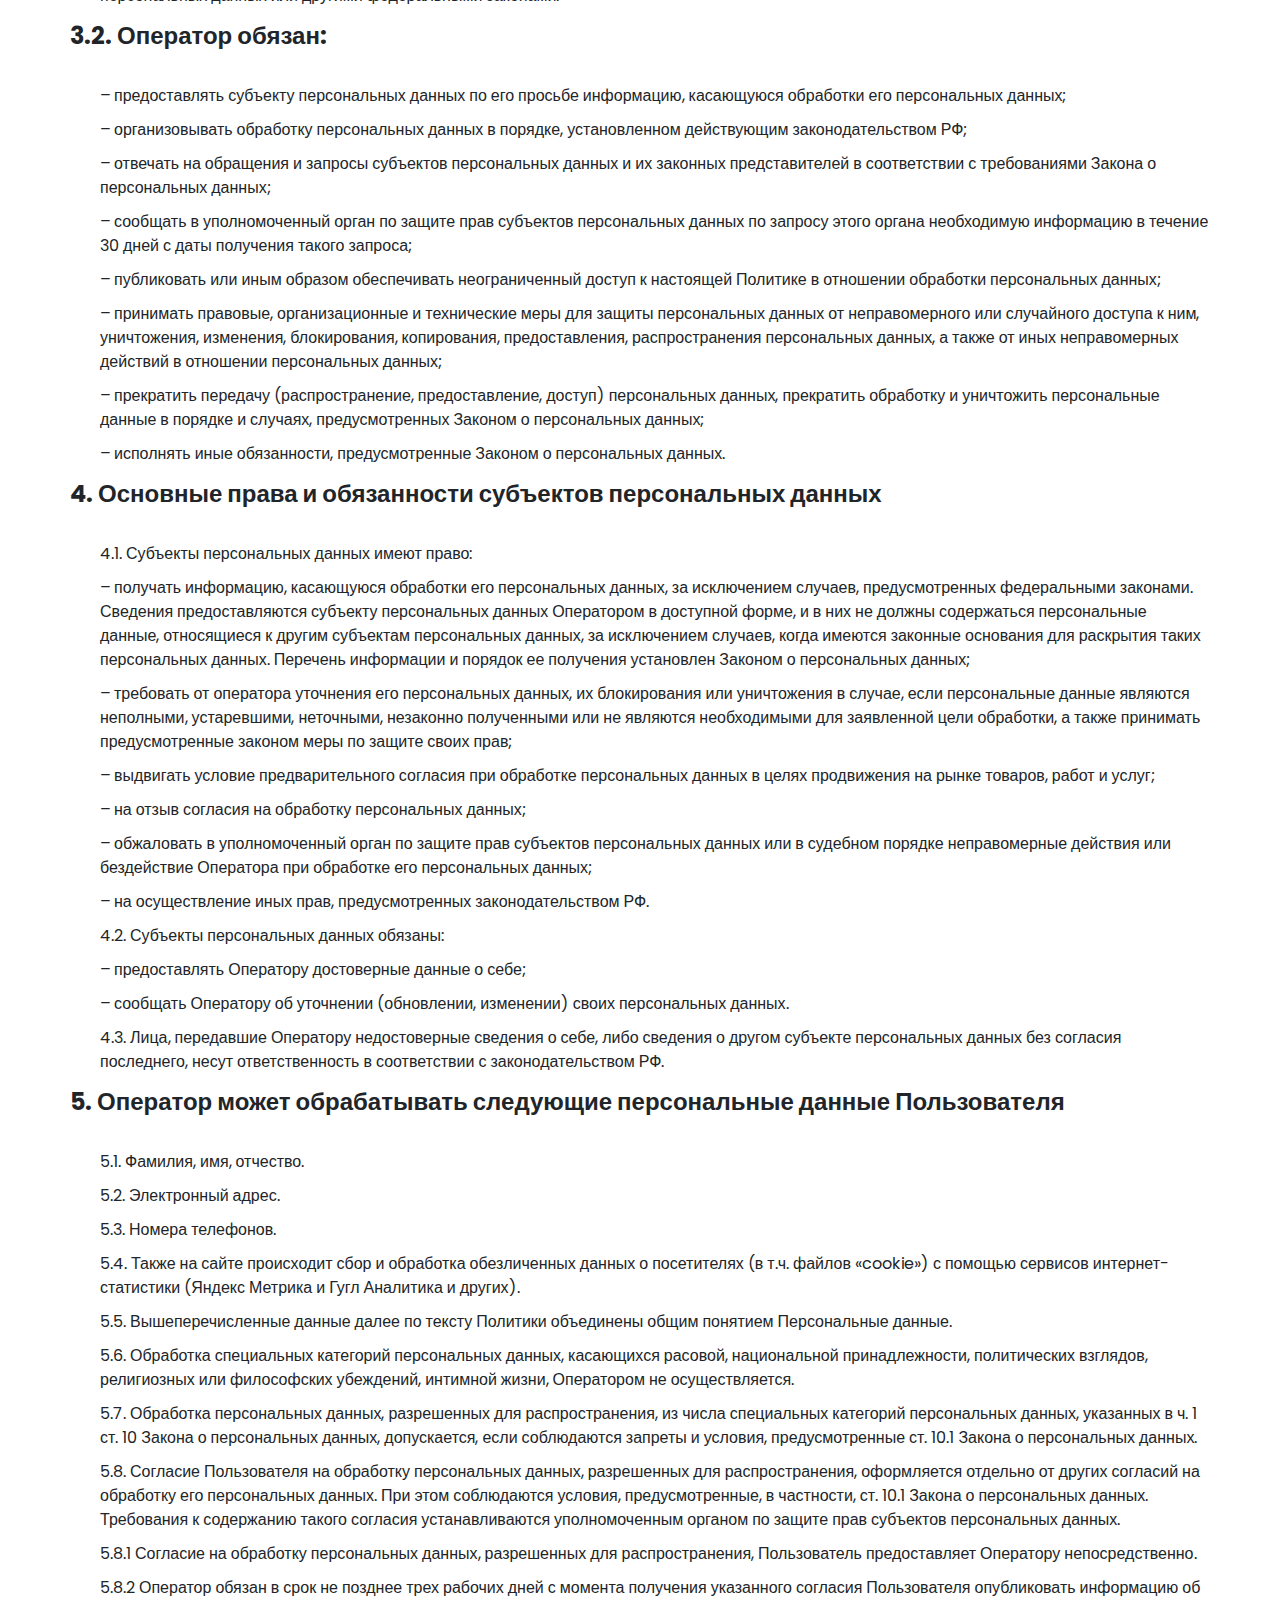
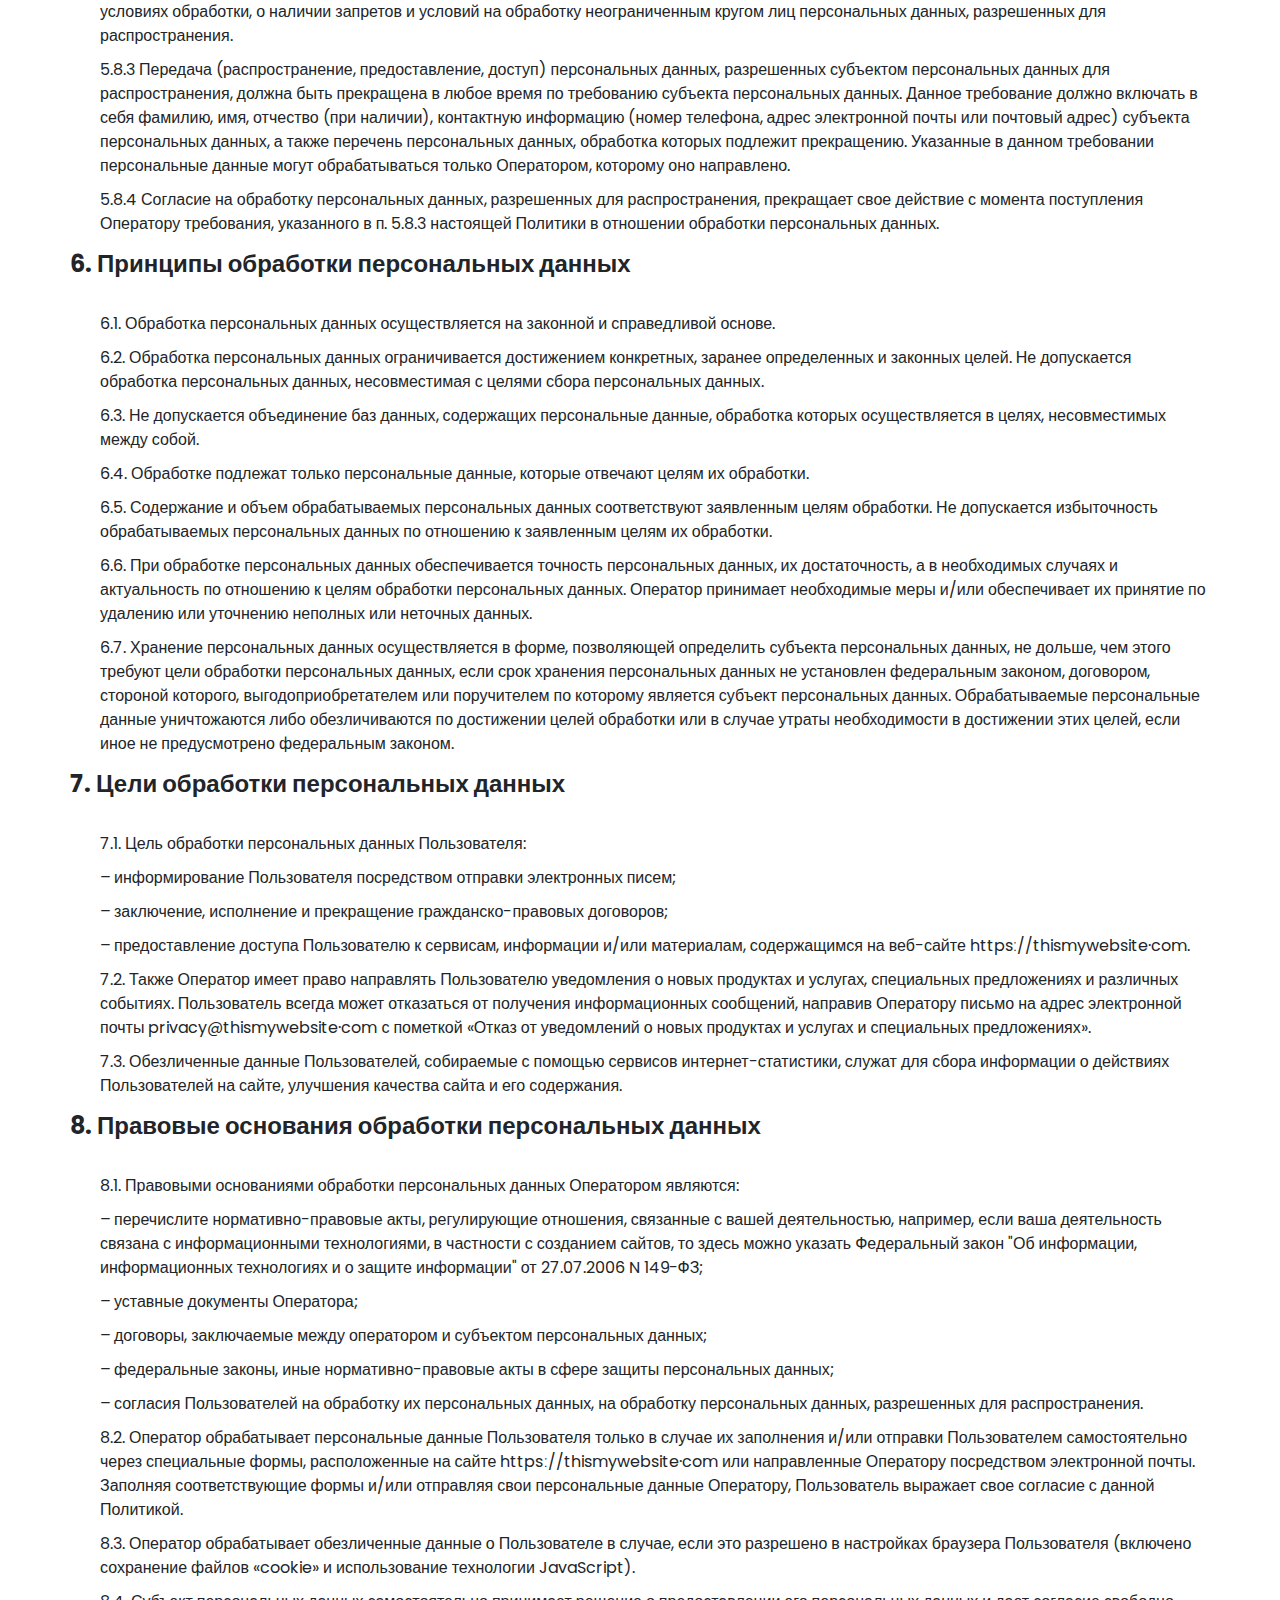
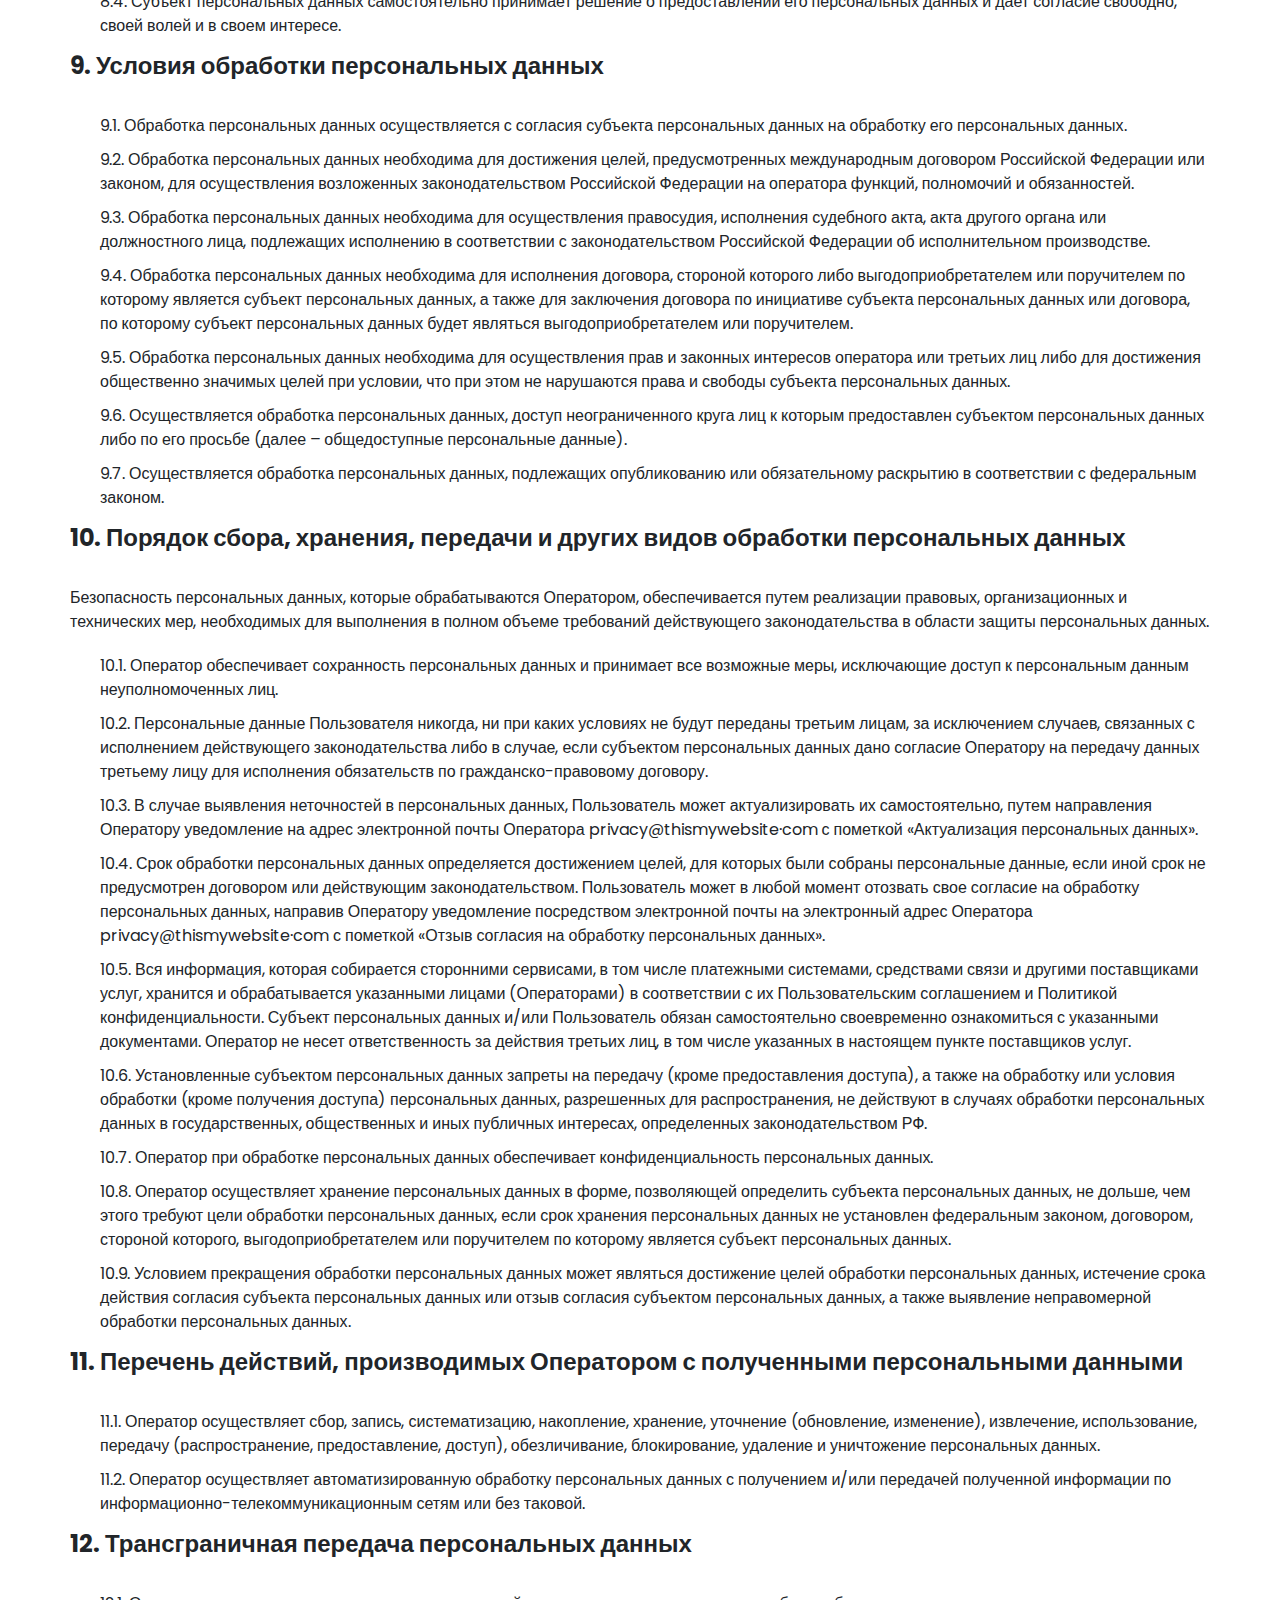
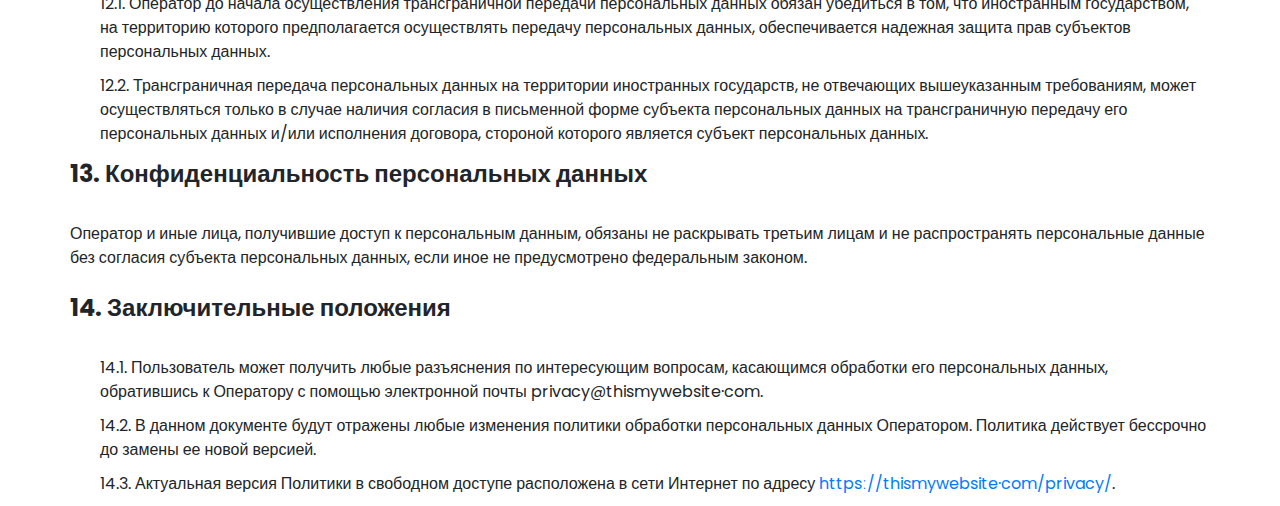
<file: policy.html>
<!DOCTYPE html><html lang="en"><head><meta charset="UTF-8"><meta http-equiv="X-UA-Compatible" content="IE=edge"><meta name="viewport" content="width=device-width,initial-scale=1"><title>Policy</title><link rel="stylesheet" href="css/style.min.css"></head><body><div class="text"><div class="container"><h1>Политика в отношении обработки персональных данных</h1><h2>1. Общие положения</h2><span>Настоящая политика обработки персональных данных составлена в соответствии с требованиями Федерального закона от 27.07.2006. №152-ФЗ «О персональных данных» (далее - Закон о персональных данных) и определяет порядок обработки персональных данных и меры по обеспечению безопасности персональных данных, предпринимаемые Михайловым Иваном Сергеевичем (далее – Оператор).</span><p>1.1. Оператор ставит своей важнейшей целью и условием осуществления своей деятельности соблюдение прав и свобод человека и гражданина при обработке его персональных данных, в том числе защиты прав на неприкосновенность частной жизни, личную и семейную тайну.</p><p>1.2. Настоящая политика Оператора в отношении обработки персональных данных (далее – Политика) применяется ко всей информации, которую Оператор может получить о посетителях веб-сайта httpsː//thismywebsite·com.</p><h2>2. Основные понятия, используемые в Политике</h2><p>2.1. Автоматизированная обработка персональных данных – обработка персональных данных с помощью средств вычислительной техники.</p><p>2.2. Блокирование персональных данных – временное прекращение обработки персональных данных (за исключением случаев, если обработка необходима для уточнения персональных данных).</p><p>2.3. Веб-сайт – совокупность графических и информационных материалов, а также программ для ЭВМ и баз данных, обеспечивающих их доступность в сети интернет по сетевому адресу httpsː//thismywebsite·com.</p><p>2.4. Информационная система персональных данных — совокупность содержащихся в базах данных персональных данных, и обеспечивающих их обработку информационных технологий и технических средств.</p><p>2.5. Обезличивание персональных данных — действия, в результате которых невозможно определить без использования дополнительной информации принадлежность персональных данных конкретному Пользователю или иному субъекту персональных данных.</p><p>2.6. Обработка персональных данных – любое действие (операция) или совокупность действий (операций), совершаемых с использованием средств автоматизации или без использования таких средств с персональными данными, включая сбор, запись, систематизацию, накопление, хранение, уточнение (обновление, изменение), извлечение, использование, передачу (распространение, предоставление, доступ), обезличивание, блокирование, удаление, уничтожение персональных данных.</p><p>2.7. Оператор – государственный орган, муниципальный орган, юридическое или физическое лицо, самостоятельно или совместно с другими лицами организующие и (или) осуществляющие обработку персональных данных, а также определяющие цели обработки персональных данных, состав персональных данных, подлежащих обработке, действия (операции), совершаемые с персональными данными.</p><p>2.8. Персональные данные – любая информация, относящаяся прямо или косвенно к определенному или определяемому Пользователю веб-сайта httpsː//thismywebsite·com.</p><p>2.9. Персональные данные, разрешенные субъектом персональных данных для распространения, - персональные данные, доступ неограниченного круга лиц к которым предоставлен субъектом персональных данных путем дачи согласия на обработку персональных данных, разрешенных субъектом персональных данных для распространения в порядке, предусмотренном Законом о персональных данных (далее - персональные данные, разрешенные для распространения).</p><p>2.10. Пользователь – любой посетитель веб-сайта httpsː//thismywebsite·com.</p><p>2.11. Предоставление персональных данных – действия, направленные на раскрытие персональных данных определенному лицу или определенному кругу лиц.</p><p>2.12. Распространение персональных данных – любые действия, направленные на раскрытие персональных данных неопределенному кругу лиц (передача персональных данных) или на ознакомление с персональными данными неограниченного круга лиц, в том числе обнародование персональных данных в средствах массовой информации, размещение в информационно-телекоммуникационных сетях или предоставление доступа к персональным данным каким-либо иным способом.</p><p>2.13. Трансграничная передача персональных данных – передача персональных данных на территорию иностранного государства органу власти иностранного государства, иностранному физическому или иностранному юридическому лицу.</p><p>2.14. Уничтожение персональных данных – любые действия, в результате которых персональные данные уничтожаются безвозвратно с невозможностью дальнейшего восстановления содержания персональных данных в информационной системе персональных данных и (или) уничтожаются материальные носители персональных данных.</p><h2>3. Основные права и обязанности Оператора</h2><p>3.1. Оператор имеет право:</p><p>– получать от субъекта персональных данных достоверные информацию и/или документы, содержащие персональные данные;</p><p></p><p>– в случае отзыва субъектом персональных данных согласия на обработку персональных данных Оператор вправе продолжить обработку персональных данных без согласия субъекта персональных данных при наличии оснований, указанных в Законе о персональных данных;</p><p>– самостоятельно определять состав и перечень мер, необходимых и достаточных для обеспечения выполнения обязанностей, предусмотренных Законом о персональных данных и принятыми в соответствии с ним нормативными правовыми актами, если иное не предусмотрено Законом о персональных данных или другими федеральными законами.</p><h2>3.2. Оператор обязан:</h2><p>– предоставлять субъекту персональных данных по его просьбе информацию, касающуюся обработки его персональных данных;</p><p>– организовывать обработку персональных данных в порядке, установленном действующим законодательством РФ;</p><p>– отвечать на обращения и запросы субъектов персональных данных и их законных представителей в соответствии с требованиями Закона о персональных данных;</p><p>– сообщать в уполномоченный орган по защите прав субъектов персональных данных по запросу этого органа необходимую информацию в течение 30 дней с даты получения такого запроса;</p><p>– публиковать или иным образом обеспечивать неограниченный доступ к настоящей Политике в отношении обработки персональных данных;</p><p>– принимать правовые, организационные и технические меры для защиты персональных данных от неправомерного или случайного доступа к ним, уничтожения, изменения, блокирования, копирования, предоставления, распространения персональных данных, а также от иных неправомерных действий в отношении персональных данных;</p><p>– прекратить передачу (распространение, предоставление, доступ) персональных данных, прекратить обработку и уничтожить персональные данные в порядке и случаях, предусмотренных Законом о персональных данных;</p><p>– исполнять иные обязанности, предусмотренные Законом о персональных данных.</p><h2>4. Основные права и обязанности субъектов персональных данных</h2><p>4.1. Субъекты персональных данных имеют право:</p><p>– получать информацию, касающуюся обработки его персональных данных, за исключением случаев, предусмотренных федеральными законами. Сведения предоставляются субъекту персональных данных Оператором в доступной форме, и в них не должны содержаться персональные данные, относящиеся к другим субъектам персональных данных, за исключением случаев, когда имеются законные основания для раскрытия таких персональных данных. Перечень информации и порядок ее получения установлен Законом о персональных данных;</p><p>– требовать от оператора уточнения его персональных данных, их блокирования или уничтожения в случае, если персональные данные являются неполными, устаревшими, неточными, незаконно полученными или не являются необходимыми для заявленной цели обработки, а также принимать предусмотренные законом меры по защите своих прав;</p><p>– выдвигать условие предварительного согласия при обработке персональных данных в целях продвижения на рынке товаров, работ и услуг;</p><p>– на отзыв согласия на обработку персональных данных;</p><p>– обжаловать в уполномоченный орган по защите прав субъектов персональных данных или в судебном порядке неправомерные действия или бездействие Оператора при обработке его персональных данных;</p><p>– на осуществление иных прав, предусмотренных законодательством РФ.</p><p></p><p>4.2. Субъекты персональных данных обязаны:</p><p>– предоставлять Оператору достоверные данные о себе;</p><p>– сообщать Оператору об уточнении (обновлении, изменении) своих персональных данных.</p><p>4.3. Лица, передавшие Оператору недостоверные сведения о себе, либо сведения о другом субъекте персональных данных без согласия последнего, несут ответственность в соответствии с законодательством РФ.</p><h2>5. Оператор может обрабатывать следующие персональные данные Пользователя</h2><p>5.1. Фамилия, имя, отчество.</p><p>5.2. Электронный адрес.</p><p>5.3. Номера телефонов.</p><p>5.4. Также на сайте происходит сбор и обработка обезличенных данных о посетителях (в т.ч. файлов «cookie») с помощью сервисов интернет-статистики (Яндекс Метрика и Гугл Аналитика и других).</p><p>5.5. Вышеперечисленные данные далее по тексту Политики объединены общим понятием Персональные данные.</p><p>5.6. Обработка специальных категорий персональных данных, касающихся расовой, национальной принадлежности, политических взглядов, религиозных или философских убеждений, интимной жизни, Оператором не осуществляется.</p><p>5.7. Обработка персональных данных, разрешенных для распространения, из числа специальных категорий персональных данных, указанных в ч. 1 ст. 10 Закона о персональных данных, допускается, если соблюдаются запреты и условия, предусмотренные ст. 10.1 Закона о персональных данных.</p><p>5.8. Согласие Пользователя на обработку персональных данных, разрешенных для распространения, оформляется отдельно от других согласий на обработку его персональных данных. При этом соблюдаются условия, предусмотренные, в частности, ст. 10.1 Закона о персональных данных. Требования к содержанию такого согласия устанавливаются уполномоченным органом по защите прав субъектов персональных данных.</p><p>5.8.1 Согласие на обработку персональных данных, разрешенных для распространения, Пользователь предоставляет Оператору непосредственно.</p><p>5.8.2 Оператор обязан в срок не позднее трех рабочих дней с момента получения указанного согласия Пользователя опубликовать информацию об условиях обработки, о наличии запретов и условий на обработку неограниченным кругом лиц персональных данных, разрешенных для распространения.</p><p>5.8.3 Передача (распространение, предоставление, доступ) персональных данных, разрешенных субъектом персональных данных для распространения, должна быть прекращена в любое время по требованию субъекта персональных данных. Данное требование должно включать в себя фамилию, имя, отчество (при наличии), контактную информацию (номер телефона, адрес электронной почты или почтовый адрес) субъекта персональных данных, а также перечень персональных данных, обработка которых подлежит прекращению. Указанные в данном требовании персональные данные могут обрабатываться только Оператором, которому оно направлено.</p><p>5.8.4 Согласие на обработку персональных данных, разрешенных для распространения, прекращает свое действие с момента поступления Оператору требования, указанного в п. 5.8.3 настоящей Политики в отношении обработки персональных данных.</p><h2>6. Принципы обработки персональных данных</h2><p>6.1. Обработка персональных данных осуществляется на законной и справедливой основе.</p><p>6.2. Обработка персональных данных ограничивается достижением конкретных, заранее определенных и законных целей. Не допускается обработка персональных данных, несовместимая с целями сбора персональных данных.</p><p>6.3. Не допускается объединение баз данных, содержащих персональные данные, обработка которых осуществляется в целях, несовместимых между собой.</p><p>6.4. Обработке подлежат только персональные данные, которые отвечают целям их обработки.</p><p>6.5. Содержание и объем обрабатываемых персональных данных соответствуют заявленным целям обработки. Не допускается избыточность обрабатываемых персональных данных по отношению к заявленным целям их обработки.</p><p>6.6. При обработке персональных данных обеспечивается точность персональных данных, их достаточность, а в необходимых случаях и актуальность по отношению к целям обработки персональных данных. Оператор принимает необходимые меры и/или обеспечивает их принятие по удалению или уточнению неполных или неточных данных.</p><p>6.7. Хранение персональных данных осуществляется в форме, позволяющей определить субъекта персональных данных, не дольше, чем этого требуют цели обработки персональных данных, если срок хранения персональных данных не установлен федеральным законом, договором, стороной которого, выгодоприобретателем или поручителем по которому является субъект персональных данных. Обрабатываемые персональные данные уничтожаются либо обезличиваются по достижении целей обработки или в случае утраты необходимости в достижении этих целей, если иное не предусмотрено федеральным законом.</p><h2>7. Цели обработки персональных данных</h2><p>7.1. Цель обработки персональных данных Пользователя:</p><p>– информирование Пользователя посредством отправки электронных писем;</p><p>– заключение, исполнение и прекращение гражданско-правовых договоров;</p><p>– предоставление доступа Пользователю к сервисам, информации и/или материалам, содержащимся на веб-сайте httpsː//thismywebsite·com.</p><p></p><p>7.2. Также Оператор имеет право направлять Пользователю уведомления о новых продуктах и услугах, специальных предложениях и различных событиях. Пользователь всегда может отказаться от получения информационных сообщений, направив Оператору письмо на адрес электронной почты privacy@thismywebsite·com с пометкой «Отказ от уведомлений о новых продуктах и услугах и специальных предложениях».</p><p>7.3. Обезличенные данные Пользователей, собираемые с помощью сервисов интернет-статистики, служат для сбора информации о действиях Пользователей на сайте, улучшения качества сайта и его содержания.</p><h2>8. Правовые основания обработки персональных данных</h2><p>8.1. Правовыми основаниями обработки персональных данных Оператором являются:</p><p>– перечислите нормативно-правовые акты, регулирующие отношения, связанные с вашей деятельностью, например, если ваша деятельность связана с информационными технологиями, в частности с созданием сайтов, то здесь можно указать Федеральный закон "Об информации, информационных технологиях и о защите информации" от 27.07.2006 N 149-ФЗ;</p><p>– уставные документы Оператора;</p><p>– договоры, заключаемые между оператором и субъектом персональных данных;</p><p>– федеральные законы, иные нормативно-правовые акты в сфере защиты персональных данных;</p><p>– согласия Пользователей на обработку их персональных данных, на обработку персональных данных, разрешенных для распространения.</p><p></p><p>8.2. Оператор обрабатывает персональные данные Пользователя только в случае их заполнения и/или отправки Пользователем самостоятельно через специальные формы, расположенные на сайте httpsː//thismywebsite·com или направленные Оператору посредством электронной почты. Заполняя соответствующие формы и/или отправляя свои персональные данные Оператору, Пользователь выражает свое согласие с данной Политикой.</p><p>8.3. Оператор обрабатывает обезличенные данные о Пользователе в случае, если это разрешено в настройках браузера Пользователя (включено сохранение файлов «cookie» и использование технологии JavaScript).</p><p>8.4. Субъект персональных данных самостоятельно принимает решение о предоставлении его персональных данных и дает согласие свободно, своей волей и в своем интересе.</p><h2>9. Условия обработки персональных данных</h2><p>9.1. Обработка персональных данных осуществляется с согласия субъекта персональных данных на обработку его персональных данных.</p><p>9.2. Обработка персональных данных необходима для достижения целей, предусмотренных международным договором Российской Федерации или законом, для осуществления возложенных законодательством Российской Федерации на оператора функций, полномочий и обязанностей.</p><p>9.3. Обработка персональных данных необходима для осуществления правосудия, исполнения судебного акта, акта другого органа или должностного лица, подлежащих исполнению в соответствии с законодательством Российской Федерации об исполнительном производстве.</p><p>9.4. Обработка персональных данных необходима для исполнения договора, стороной которого либо выгодоприобретателем или поручителем по которому является субъект персональных данных, а также для заключения договора по инициативе субъекта персональных данных или договора, по которому субъект персональных данных будет являться выгодоприобретателем или поручителем.</p><p>9.5. Обработка персональных данных необходима для осуществления прав и законных интересов оператора или третьих лиц либо для достижения общественно значимых целей при условии, что при этом не нарушаются права и свободы субъекта персональных данных.</p><p>9.6. Осуществляется обработка персональных данных, доступ неограниченного круга лиц к которым предоставлен субъектом персональных данных либо по его просьбе (далее – общедоступные персональные данные).</p><p>9.7. Осуществляется обработка персональных данных, подлежащих опубликованию или обязательному раскрытию в соответствии с федеральным законом.</p><h2>10. Порядок сбора, хранения, передачи и других видов обработки персональных данных</h2><span>Безопасность персональных данных, которые обрабатываются Оператором, обеспечивается путем реализации правовых, организационных и технических мер, необходимых для выполнения в полном объеме требований действующего законодательства в области защиты персональных данных.</span><p>10.1. Оператор обеспечивает сохранность персональных данных и принимает все возможные меры, исключающие доступ к персональным данным неуполномоченных лиц.</p><p>10.2. Персональные данные Пользователя никогда, ни при каких условиях не будут переданы третьим лицам, за исключением случаев, связанных с исполнением действующего законодательства либо в случае, если субъектом персональных данных дано согласие Оператору на передачу данных третьему лицу для исполнения обязательств по гражданско-правовому договору.</p><p>10.3. В случае выявления неточностей в персональных данных, Пользователь может актуализировать их самостоятельно, путем направления Оператору уведомление на адрес электронной почты Оператора privacy@thismywebsite·com с пометкой «Актуализация персональных данных».</p><p>10.4. Срок обработки персональных данных определяется достижением целей, для которых были собраны персональные данные, если иной срок не предусмотрен договором или действующим законодательством. Пользователь может в любой момент отозвать свое согласие на обработку персональных данных, направив Оператору уведомление посредством электронной почты на электронный адрес Оператора privacy@thismywebsite·com с пометкой «Отзыв согласия на обработку персональных данных».</p><p>10.5. Вся информация, которая собирается сторонними сервисами, в том числе платежными системами, средствами связи и другими поставщиками услуг, хранится и обрабатывается указанными лицами (Операторами) в соответствии с их Пользовательским соглашением и Политикой конфиденциальности. Субъект персональных данных и/или Пользователь обязан самостоятельно своевременно ознакомиться с указанными документами. Оператор не несет ответственность за действия третьих лиц, в том числе указанных в настоящем пункте поставщиков услуг.</p><p>10.6. Установленные субъектом персональных данных запреты на передачу (кроме предоставления доступа), а также на обработку или условия обработки (кроме получения доступа) персональных данных, разрешенных для распространения, не действуют в случаях обработки персональных данных в государственных, общественных и иных публичных интересах, определенных законодательством РФ.</p><p>10.7. Оператор при обработке персональных данных обеспечивает конфиденциальность персональных данных.</p><p>10.8. Оператор осуществляет хранение персональных данных в форме, позволяющей определить субъекта персональных данных, не дольше, чем этого требуют цели обработки персональных данных, если срок хранения персональных данных не установлен федеральным законом, договором, стороной которого, выгодоприобретателем или поручителем по которому является субъект персональных данных.</p><p>10.9. Условием прекращения обработки персональных данных может являться достижение целей обработки персональных данных, истечение срока действия согласия субъекта персональных данных или отзыв согласия субъектом персональных данных, а также выявление неправомерной обработки персональных данных.</p><h2>11. Перечень действий, производимых Оператором с полученными персональными данными</h2><p>11.1. Оператор осуществляет сбор, запись, систематизацию, накопление, хранение, уточнение (обновление, изменение), извлечение, использование, передачу (распространение, предоставление, доступ), обезличивание, блокирование, удаление и уничтожение персональных данных.</p><p>11.2. Оператор осуществляет автоматизированную обработку персональных данных с получением и/или передачей полученной информации по информационно-телекоммуникационным сетям или без таковой.</p><h2>12. Трансграничная передача персональных данных</h2><p>12.1. Оператор до начала осуществления трансграничной передачи персональных данных обязан убедиться в том, что иностранным государством, на территорию которого предполагается осуществлять передачу персональных данных, обеспечивается надежная защита прав субъектов персональных данных.</p><p>12.2. Трансграничная передача персональных данных на территории иностранных государств, не отвечающих вышеуказанным требованиям, может осуществляться только в случае наличия согласия в письменной форме субъекта персональных данных на трансграничную передачу его персональных данных и/или исполнения договора, стороной которого является субъект персональных данных.</p><h2>13. Конфиденциальность персональных данных</h2><span>Оператор и иные лица, получившие доступ к персональным данным, обязаны не раскрывать третьим лицам и не распространять персональные данные без согласия субъекта персональных данных, если иное не предусмотрено федеральным законом.</span><h2>14. Заключительные положения</h2><p>14.1. Пользователь может получить любые разъяснения по интересующим вопросам, касающимся обработки его персональных данных, обратившись к Оператору с помощью электронной почты privacy@thismywebsite·com.</p><p>14.2. В данном документе будут отражены любые изменения политики обработки персональных данных Оператором. Политика действует бессрочно до замены ее новой версией.</p><p>14.3. Актуальная версия Политики в свободном доступе расположена в сети Интернет по адресу <a href="httpsː//thismywebsite·com/privacy/">httpsː//thismywebsite·com/privacy/</a>.</p></div></div></body></html>
</file>
<file: css/style.min.css>
/*!
 * Bootstrap Reboot v4.3.1 (https://getbootstrap.com/)
 * Copyright 2011-2019 The Bootstrap Authors
 * Copyright 2011-2019 Twitter, Inc.
 * Licensed under MIT (https://github.com/twbs/bootstrap/blob/master/LICENSE)
 * Forked from Normalize.css, licensed MIT (https://github.com/necolas/normalize.css/blob/master/LICENSE.md)
 */@import url(https://fonts.googleapis.com/css2?family=Poppins:wght@500;700&display=swap);*,::after,::before{box-sizing:border-box}html{font-family:sans-serif;line-height:1.15;-webkit-text-size-adjust:100%;-webkit-tap-highlight-color:rgba(0,0,0,0)}article,aside,figcaption,figure,footer,header,hgroup,main,nav,section{display:block}body{margin:0;font-family:-apple-system,BlinkMacSystemFont,"Segoe UI",Roboto,"Helvetica Neue",Arial,"Noto Sans",sans-serif,"Apple Color Emoji","Segoe UI Emoji","Segoe UI Symbol","Noto Color Emoji";font-size:1rem;font-weight:400;line-height:1.5;color:#212529;text-align:left;background-color:#fff}[tabindex="-1"]:focus{outline:0!important}hr{box-sizing:content-box;height:0;overflow:visible}h1,h2,h3,h4,h5,h6{margin-top:0;margin-bottom:.5rem}p{margin-top:0;margin-bottom:1rem}abbr[data-original-title],abbr[title]{text-decoration:underline;-webkit-text-decoration:underline dotted;text-decoration:underline dotted;cursor:help;border-bottom:0;-webkit-text-decoration-skip-ink:none;text-decoration-skip-ink:none}address{margin-bottom:1rem;font-style:normal;line-height:inherit}dl,ol,ul{margin-top:0;margin-bottom:1rem}ol ol,ol ul,ul ol,ul ul{margin-bottom:0}dt{font-weight:700}dd{margin-bottom:.5rem;margin-left:0}blockquote{margin:0 0 1rem}b,strong{font-weight:bolder}small{font-size:80%}sub,sup{position:relative;font-size:75%;line-height:0;vertical-align:baseline}sub{bottom:-.25em}sup{top:-.5em}a{color:#007bff;text-decoration:none;background-color:rgba(0,0,0,0)}a:hover{color:#0056b3;text-decoration:underline}a:not([href]):not([tabindex]){color:inherit;text-decoration:none}a:not([href]):not([tabindex]):focus,a:not([href]):not([tabindex]):hover{color:inherit;text-decoration:none}a:not([href]):not([tabindex]):focus{outline:0}code,kbd,pre,samp{font-family:SFMono-Regular,Menlo,Monaco,Consolas,"Liberation Mono","Courier New",monospace;font-size:1em}pre{margin-top:0;margin-bottom:1rem;overflow:auto}figure{margin:0 0 1rem}img{vertical-align:middle;border-style:none}svg{overflow:hidden;vertical-align:middle}table{border-collapse:collapse}caption{padding-top:.75rem;padding-bottom:.75rem;color:#6c757d;text-align:left;caption-side:bottom}th{text-align:inherit}label{display:inline-block;margin-bottom:.5rem}button{border-radius:0}button:focus{outline:1px dotted;outline:5px auto -webkit-focus-ring-color}button,input,optgroup,select,textarea{margin:0;font-family:inherit;font-size:inherit;line-height:inherit}button,input{overflow:visible}button,select{text-transform:none}select{word-wrap:normal}[type=button],[type=reset],[type=submit],button{-webkit-appearance:button}[type=button]:not(:disabled),[type=reset]:not(:disabled),[type=submit]:not(:disabled),button:not(:disabled){cursor:pointer}[type=button]::-moz-focus-inner,[type=reset]::-moz-focus-inner,[type=submit]::-moz-focus-inner,button::-moz-focus-inner{padding:0;border-style:none}input[type=checkbox],input[type=radio]{box-sizing:border-box;padding:0}input[type=date],input[type=datetime-local],input[type=month],input[type=time]{-webkit-appearance:listbox}textarea{overflow:auto;resize:vertical}fieldset{min-width:0;padding:0;margin:0;border:0}legend{display:block;width:100%;max-width:100%;padding:0;margin-bottom:.5rem;font-size:1.5rem;line-height:inherit;color:inherit;white-space:normal}progress{vertical-align:baseline}[type=number]::-webkit-inner-spin-button,[type=number]::-webkit-outer-spin-button{height:auto}[type=search]{outline-offset:-2px;-webkit-appearance:none}[type=search]::-webkit-search-decoration{-webkit-appearance:none}::-webkit-file-upload-button{font:inherit;-webkit-appearance:button}output{display:inline-block}summary{display:list-item;cursor:pointer}template{display:none}[hidden]{display:none!important}*,::after,::before{box-sizing:border-box}blockquote,body,dd,dl,figure,h1,h2,h3,h4,p{margin:0}ol[role=list],ul[role=list]{list-style:none}html:focus-within{scroll-behavior:smooth}body{min-height:100vh;text-rendering:optimizeSpeed;line-height:1.5}a:not([class]){-webkit-text-decoration-skip:ink;text-decoration-skip-ink:auto}img,picture{max-width:100%;display:block}button,input,select,textarea{font:inherit}@media(prefers-reduced-motion:reduce){html:focus-within{scroll-behavior:auto}*,::after,::before{animation-duration:NaNs!important;animation-iteration-count:1!important;transition-duration:NaNs!important;scroll-behavior:auto!important}}*{font-family:Poppins,sans-serif;margin:0;padding:0}.container{max-width:1170px;padding:0 15px;margin:0 auto}.divider{display:block;width:60px;height:3px;background:#ffa501}.title{font-weight:700;font-size:36px;line-height:60px}.title_fz14{font-size:14px;line-height:21px}.title_fz16{font-size:16px;line-height:24px}.title_fz20{font-size:20px;line-height:30px}.title_fz48{font-size:48px;line-height:60px}.title_fz36{font-size:36px;line-height:60px}.title__section-title{text-align:center;position:relative}.title__section-title:before{content:"";position:absolute;z-index:-1;top:-25%;left:0;width:36px;height:36px;background:#ffa501;border-radius:100%}.title__section-title::before{top:-6px;left:50%;transform:translateX(-50%)}.title__section-subtitle{text-align:center}.btn{display:block;text-align:center;box-shadow:0 4px 4px rgba(0,0,0,.15);background:#ffa501;font-weight:700;font-size:14px;color:#000;text-decoration:none;padding:12px 27px;height:45px;transition:.6s all}.btn_trans{background:#dedede}.btn:hover{color:#000;text-decoration:none;transform:scale(1.1);box-shadow:10px 5px 5px red}.sidepanel{position:fixed;top:230px;left:50px;height:340px;display:flex;flex-direction:column;justify-content:space-between;align-items:center;z-index:3}.sidepanel__link:hover svg path{fill:red}.sidepanel__divider{height:70px;width:2px;background:#000}.sidepanel__text{height:150px;width:15px}.sidepanel__text span{display:block;transform:rotate(-90deg) translate(-30%,-290%);width:150px}.promo{min-height:100vh;position:relative;background:url(../img/bg_2.jpg) no-repeat 50%/cover;padding-top:206px}.promo__btns{display:flex;gap:44px;margin-top:26px}.promo__subtitle{position:relative;padding-left:10px;z-index:2}.promo__subtitle:before{content:"";position:absolute;z-index:-1;top:-25%;left:0;width:36px;height:36px;background:#ffa501;border-radius:100%}.promo__title{margin-top:12px}.hamburger{position:absolute;top:20px;right:30px;height:23px;display:flex;justify-content:space-between;flex-direction:column;align-items:flex-end;cursor:pointer}.hamburger span{display:block;width:30px;height:3px;background:#000}.hamburger span.long{width:36px}.menu{position:fixed;top:0;left:-100%;width:100%;height:100vh;z-index:10;visibility:hidden;opacity:0;transition:all .6s}.menu.active{left:0;visibility:visible;opacity:1}.menu__block{position:relative;z-index:10;height:100%;width:345px;padding-top:140px;padding-left:40px;background:#ffa501;transition:all .6s}.menu__close{cursor:pointer;position:absolute;top:25px;right:25px}.menu__list{list-style-type:none}.menu__link{padding-left:35px;position:relative;font-size:20px;line-height:36px;font-weight:700;margin-bottom:15px}.menu__link::before{content:"";position:absolute;left:0;top:10px;width:15px;height:15px;border:1px solid #000;border-radius:100%;transition:all .6s}.menu__link:hover::before{background:#fff}.menu__link a{color:#fff}.menu__social{position:absolute;width:90px;bottom:50px;left:50%;transform:translateX(-50%);display:flex;justify-content:space-between;align-items:center}.menu__social a:hover svg path{fill:red}.menu__overlay{position:fixed;top:0;left:0;width:100%;height:100%;background:#fff;opacity:.75}.about{padding-top:120px}.about .divider{width:200px}.about__image img{height:100%;width:100%;-o-object-fit:cover;object-fit:cover;-o-object-position:center top;object-position:center top}.about__body{display:grid;grid-template-columns:400px auto;gap:70px}.about__title{position:relative;z-index:2;padding-left:12px}.about__title::before{content:"";position:absolute;left:0;top:-6px;width:36px;height:36px;background:#ffa501;border-radius:100%;z-index:-1}.about__subtitle{margin-top:10px}.about__text{width:100%;margin-top:20px;font-weight:600;font-size:16px;line-height:24px}.about__items{margin-top:100px;display:grid;grid-template-columns:repeat(2,1fr);gap:40px 70px}.item-about{display:grid;grid-template-columns:50px 1fr}.item-about__ico{position:relative;top:15px;padding-left:15px}.item-about__ico::before{content:"";position:absolute;z-index:-1;left:0;top:-15px;width:38px;height:38px;border-radius:100%;background-color:#ffa501}.resume{padding-top:120px}.resume .divider{margin:25px auto 0 auto}.resume__wrapper{padding:48px 65px 0 65px;display:grid;grid-template-columns:repeat(2,auto);-moz-column-gap:135px;column-gap:135px}.resume__column ul{list-style-type:none}.resume__column ul li{position:relative}.resume__column ul li::after{content:"";width:1px;height:100%;position:absolute;top:-7px;left:0;background:#000}.resume__column-title{padding-left:35px;position:relative}.resume__column-title::before{content:"";position:absolute;left:-7px;top:50%;transform:translateY(-50%);width:15px;height:15px;background:#ffa501;border-radius:100%}.resume__item{position:relative}.resume__item::before{content:"";position:absolute;height:1px;width:45px;background:#000;top:63px;left:0}.resume__item-head{position:relative;padding:45px 0 0 100px}.resume__item-body{padding-left:43px;margin-top:12px;font-size:16px;line-height:24px}.resume__item-icon{position:absolute;top:55px;left:45px;width:40px;height:40px}.resume__item-icon:before{content:"";position:absolute;z-index:-1;top:-25%;left:0;width:36px;height:36px;background:#ffa501;border-radius:100%}.resume__item-icon img{position:absolute;top:8px;left:15px}.resume__item-location{font-size:16px;line-height:24px}.skill{padding-top:120px}.skill .divider{margin:25px auto 0 auto}.skill__wrapper{padding-top:60px;display:grid;grid-template-columns:repeat(4,1fr);grid-template-rows:repeat(2,auto);gap:13px}.column-skill{padding:30px 30px 15px 30px;border:1px solid #000}.column-skill__title{margin-top:20px}.column-skill__text{margin-top:15px;font-weight:500;font-size:12px;line-height:18px}.progress-skill{padding-top:120px;display:grid;grid-template-columns:repeat(2,350px);grid-template-rows:repeat(2,70px);grid-auto-rows:70px;justify-content:space-around;gap:37px}.progress-skill__head{display:flex;justify-content:space-between}.progress-skill__descr{position:relative}.progress-skill__descr:before{content:"";position:absolute;z-index:-1;top:-25%;left:0;width:36px;height:36px;background:#ffa501;border-radius:100%}.progress-skill__descr::before{top:-5px;left:-13px}.progress-skill__number{font-weight:500;font-size:14px;line-height:21px}.progress-skill__scale{position:relative;margin-top:27px;width:100%;height:14px;background:#e8e4de;border-radius:4px}.progress-skill__proc{position:absolute;height:100%;background:#ffa501;top:0;left:0;border-radius:4px}.portfolio{padding-top:120px}.portfolio .divider{margin:25px auto 0 auto}.portfolio__wrapper{padding-top:60px;display:grid;grid-template-columns:repeat(2,1fr);grid-template-rows:repeat(2,270px);grid-auto-rows:270px;justify-content:space-between;gap:5px}.portfolio__item{transition:.7s all}.portfolio__item img{width:100%;height:100%;-o-object-fit:cover;object-fit:cover}.portfolio__item:hover{transform:scale(1.02);filter:grayscale(80%)}.scope{padding-top:120px}.scope .divider{margin:25px auto 0 auto}.scope__wrapper{padding-top:60px;display:grid;justify-content:space-between;grid-template-columns:repeat(2,auto);grid-template-rows:repeat(2,auto);grid-auto-rows:auto;gap:20px}.item-scope{padding:0 25px}.item-scope__title{position:relative}.item-scope__title::before{content:"";position:absolute;top:7px;left:-25px;border-radius:100%;background:#ffa501;width:15px;height:15px}.item-scope__descr{margin-top:5px;font-weight:500;font-size:16px;line-height:24px}.contacts{padding:120px 0 90px 0}.contacts .divider{width:200px}.contacts__wrapper{display:grid;grid-template-columns:400px 1fr;justify-content:space-between;gap:30px}.contacts__image{justify-self:center}.contacts__image img{width:100%;-o-object-fit:cover;object-fit:cover}.contacts__title{position:relative;z-index:2;padding-left:12px}.contacts__title::before{content:"";position:absolute;left:0;top:-6px;width:36px;height:36px;background:#ffa501;border-radius:100%;z-index:-1}.contacts__subtitle{margin-top:10px}.contacts__text{margin-top:20px;font-weight:700;font-size:14px;line-height:21px}.contacts__social{margin-top:20px;display:flex;gap:25px}.contacts__social a:hover svg path{fill:red}.contacts__link img{max-width:30px;max-height:30px}.contacts__form{margin-top:30px;display:grid;grid-template:45px 190px 45px/repeat(2,1fr);justify-content:space-between;gap:30px 25px}.contacts__input{position:relative}.contacts__input input{width:100%;height:45px;padding:0 20px;font-weight:500;font-size:12px;line-height:18px}.contacts__input label{display:block;font-size:12px;position:absolute;top:-7px;left:12px;height:18px;padding:0 8px;background-color:#fff}.contacts__trigers{grid-column:1/3;display:grid;grid-template-columns:repeat(2,auto);gap:35px}.contacts__policy{font-size:12px;line-height:18px;display:flex;align-items:center}.contacts__policy input{margin-right:10px}.contacts__textarea{position:relative;grid-column:1/3}.contacts__textarea textarea{width:100%;height:100%;font-weight:500;font-size:12px;line-height:18px;padding:20px;resize:none}.contacts__textarea label{display:block;font-size:12px;position:absolute;top:-7px;left:12px;height:18px;padding:0 8px;background-color:#fff}.contacts__btn{text-align:center;border:none;font-weight:700;font-size:14px;line-height:21px}.text h2{display:block;margin-bottom:30px}.text p{display:block;padding-left:30px;margin-bottom:10px}.text span{display:block;margin-bottom:20px}@media(max-width:1439px){.sidepanel{display:none}}@media(max-width:1200px){.container{max-width:960px}.about__body{gap:50px}.about__items{gap:15px}}@media(max-width:992px){.container{max-width:720px;padding:0}.about{padding-top:60px}.about .title_fz36{font-size:30px}.about__body{gap:20px;grid-template-columns:300px auto}.about__items{grid-template-columns:auto;gap:15px;margin-top:35px}.resume{padding-top:60px}.resume__wrapper{padding:30px 20px 0 20px}.skill{padding-top:60px}.skill__wrapper{padding-top:30px;grid-template-columns:repeat(2,1fr)}.skill .progress-skill{padding-top:60px;gap:20px}.portfolio{padding-top:60px}.portfolio__wrapper{padding-top:30px}.scope{padding-top:60px}.contacts{padding:60px 0 60px 0}.contacts__wrapper{grid-template-columns:300px auto;align-items:flex-end}.contacts__subtitle{margin-top:0}.contacts__form{margin-top:20px;display:grid;grid-template:45px 100px 45px/repeat(2,1fr);gap:20px 10px}.contacts__trigers .btn{padding:0 27px}}@media(max-width:768px){.container{max-width:540px}.title_fz48{font-size:28px}.promo__title{line-height:39px;width:300px}.about{padding-top:54px}.about .title_fz36{margin-top:26px;font-size:24px;line-height:36px}.about__body{padding:0 10px;grid-template-columns:1fr;grid-template-rows:400px auto auto;gap:46px}.about__text{font-weight:500;font-size:14px;line-height:21px}.about__items{margin-top:20px;grid-template-columns:repeat(2,1fr)}.item-about__descr{font-size:12px;line-height:18px}.resume{padding-top:10px}.resume .title__section-subtitle{margin-top:26px}.resume .title_fz36{font-size:24px;line-height:36px}.resume__wrapper{padding:20px 10px 0 10px;display:grid;grid-template-columns:repeat(2,auto);-moz-column-gap:10px;column-gap:10px;justify-content:space-between}.resume__item-location{font-size:12px;line-height:18px}.resume__item-body{font-size:12px;line-height:18px}.skill .title__section-subtitle{margin-top:26px}.skill .title_fz36{font-size:24px;line-height:36px}.skill .progress-skill{grid-template-columns:.8fr}.portfolio .title_fz36{margin-top:26px;font-size:24px;line-height:36px}.scope__wrapper{padding-top:40px;grid-template-columns:auto;gap:30px}.contacts{padding:60px 0 60px 0}.contacts__wrapper{grid-template-columns:1fr}.contacts__image{width:400px;height:600px}.contacts__subtitle{margin-top:10px}.contacts__form{grid-template:45px 150px 45px/repeat(2,1fr);gap:30px 25px}}@media(max-width:576px){.container{width:100%;padding:0 10px}.hamburger{right:20px}.menu__block{padding-left:20px;width:260px}.menu__link{padding-left:35px;font-size:18px}.promo__btns{margin-top:32px}.about__body{padding:0 10px;gap:46px;grid-template-rows:340px auto auto}.about__items{grid-template-columns:1fr;gap:30px}.resume__wrapper{padding:20px 10px 0 10px;display:grid;grid-template-columns:auto;row-gap:40px;justify-content:space-between}.resume__item::before{top:29px}.resume__item-head{padding:10px 0 0 100px}.resume__item-icon{position:absolute;top:24px}.skill{padding-top:46px}.skill__wrapper{grid-template-columns:auto;grid-template-rows:auto;grid-auto-flow:auto}.skill .column-skill{padding:15px 15px 15px 15px}.skill .progress-skill{grid-template-columns:1fr;padding-top:40px}.portfolio{padding-top:40px}.portfolio__wrapper{grid-template-columns:auto}.scope{padding-top:46px}.scope__wrapper{padding-top:20px;gap:20px}.item-scope .title_fz20{font-size:14px;line-height:21px}.item-scope__descr{font-size:12px;line-height:18px}.contacts{padding:46px 0 46px 0}.contacts .title_fz36{font-size:24px;line-height:36px}.contacts__image{display:none}.contacts__form{margin-top:30px;grid-template:45px 45px 143px auto/.95fr;justify-content:center;gap:30px 0}.contacts__trigers{grid-column:1;display:grid;grid-template-columns:auto;gap:20px}.contacts__trigers .contacts__btn{order:2}.contacts__trigers .contacts__policy{order:1}.contacts__textarea{position:relative;grid-column:1}}
</file>
